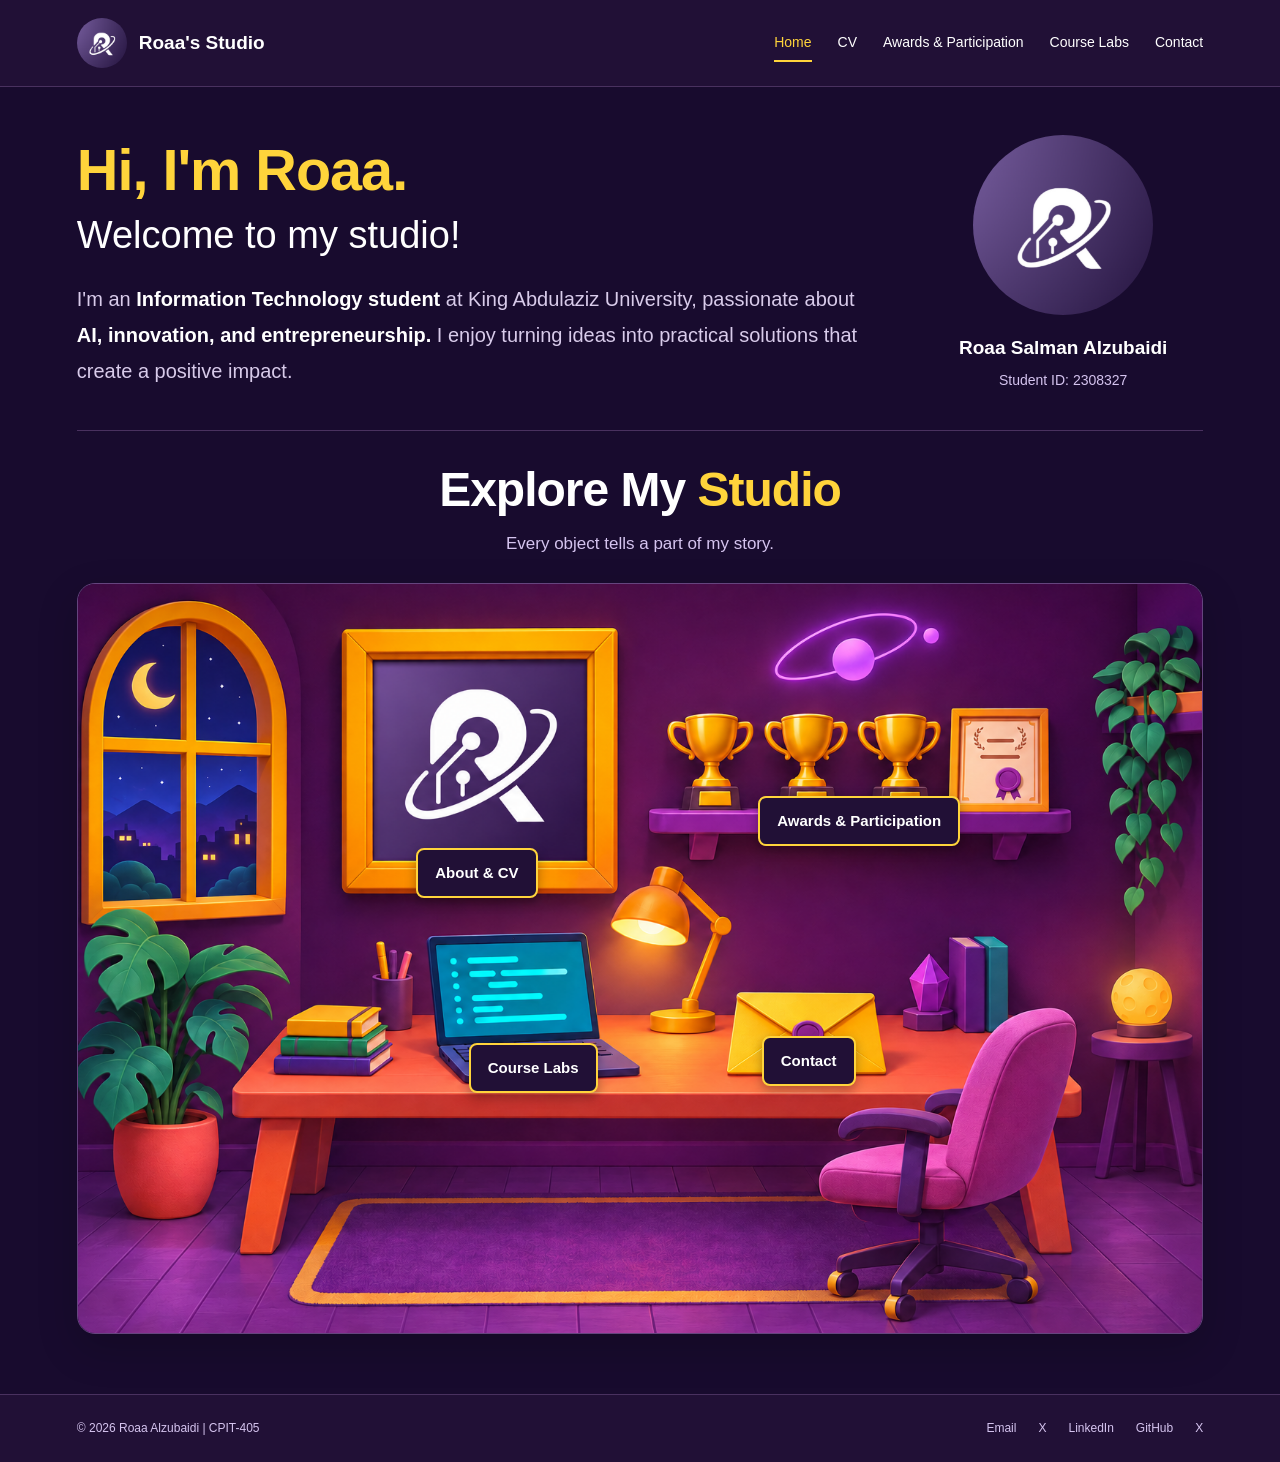
<file: Portfolio/index.html>
<!DOCTYPE html>
<html lang="en">
<head>
  <meta charset="UTF-8">
  <meta name="viewport" content="width=device-width, initial-scale=1.0">

  <title>Roaa's Innovation Studio</title>

  <link rel="stylesheet" href="style.css">
</head>

<body>
  <header class="site-header">
    <a class="logo" href="index.html">
      <img src="images/logo.png" alt="Roaa's logo">
      <span>Roaa's Studio</span>
    </a>

    <nav aria-label="Main navigation">
      <a href="index.html" aria-current="page">Home</a>
      <a href="cv.html">CV</a>
      <a href="awards.html">Awards & Participation</a>
      <a href="labs.html">Course Labs</a>
      <a href="contact.html">Contact</a>
    </nav>
  </header>

  <main>
   <section class="intro">
  <div class="intro-text">
    <h1>
      Hi, I'm Roaa.
      <span>Welcome to my studio!</span>
    </h1>

    
    <p class="intro-description">
      I'm an <strong>Information Technology student</strong>
      at King Abdulaziz University, passionate about
      <strong>AI, innovation, and entrepreneurship.</strong>
      I enjoy turning ideas into practical solutions
      that create a positive impact.
    </p>
  </div>

  <div class="intro-profile">
    <img src="images/logo.png" alt="Roaa's personal logo">

    <p class="intro-name">Roaa Salman Alzubaidi</p>
    <p class="intro-id">Student ID: 2308327</p>
  </div>
</section>

    <section class="studio-section" aria-labelledby="studio-title">
      <div class="studio-heading">
        <h2 id="studio-title">
          Explore My <span>Studio</span>
        </h2>

        <p>Every object tells a part of my story.</p>
      </div>

      <div class="studio-panel">
        <div class="studio">
          <img
            class="studio-image"
            src="images/studio.png"
            alt="Roaa's colorful studio with a university view,
                 framed logo, trophies, laptop, and envelope"
            width="1536"
            height="1024"
          >

          <a class="studio-link cv-link" href="cv.html">
            <span class="link-label">About & CV</span>
          </a>

          <a class="studio-link awards-link" href="awards.html">
            <span class="link-label">Awards & Participation</span>
          </a>

          <a class="studio-link labs-link" href="labs.html">
            <span class="link-label">Course Labs</span>
          </a>

          <a class="studio-link contact-link" href="contact.html">
            <span class="link-label">Contact</span>
          </a>
        </div>
      </div>
    </section>
  </main>

  <footer>
    <p>&copy; 2026 Roaa Alzubaidi | CPIT-405</p>

    <div class="footer-links">
      <a href="mailto:ralzubaidi0032@stu.kau.edu.sa">
        Email
      </a>
<a
  href="https://x.com/roaa_s_zu"
  target="_blank"
  rel="noopener noreferrer"
>
  X
</a>
      <a
        href="https://www.linkedin.com/in/roaa-alzubaidi-8a3276297/"
        target="_blank"
        rel="noopener noreferrer"
      >
        LinkedIn
      </a>

      <a
        href="https://github.com/roaaAlzubaidi"
        target="_blank"
        rel="noopener noreferrer"
      >
        GitHub
      </a>
      <a
  href="https://x.com/roaa_s_zu"
  target="_blank"
  rel="noopener noreferrer"
>
  X
</a>
    </div>
  </footer>
</body>
</html>
</file>
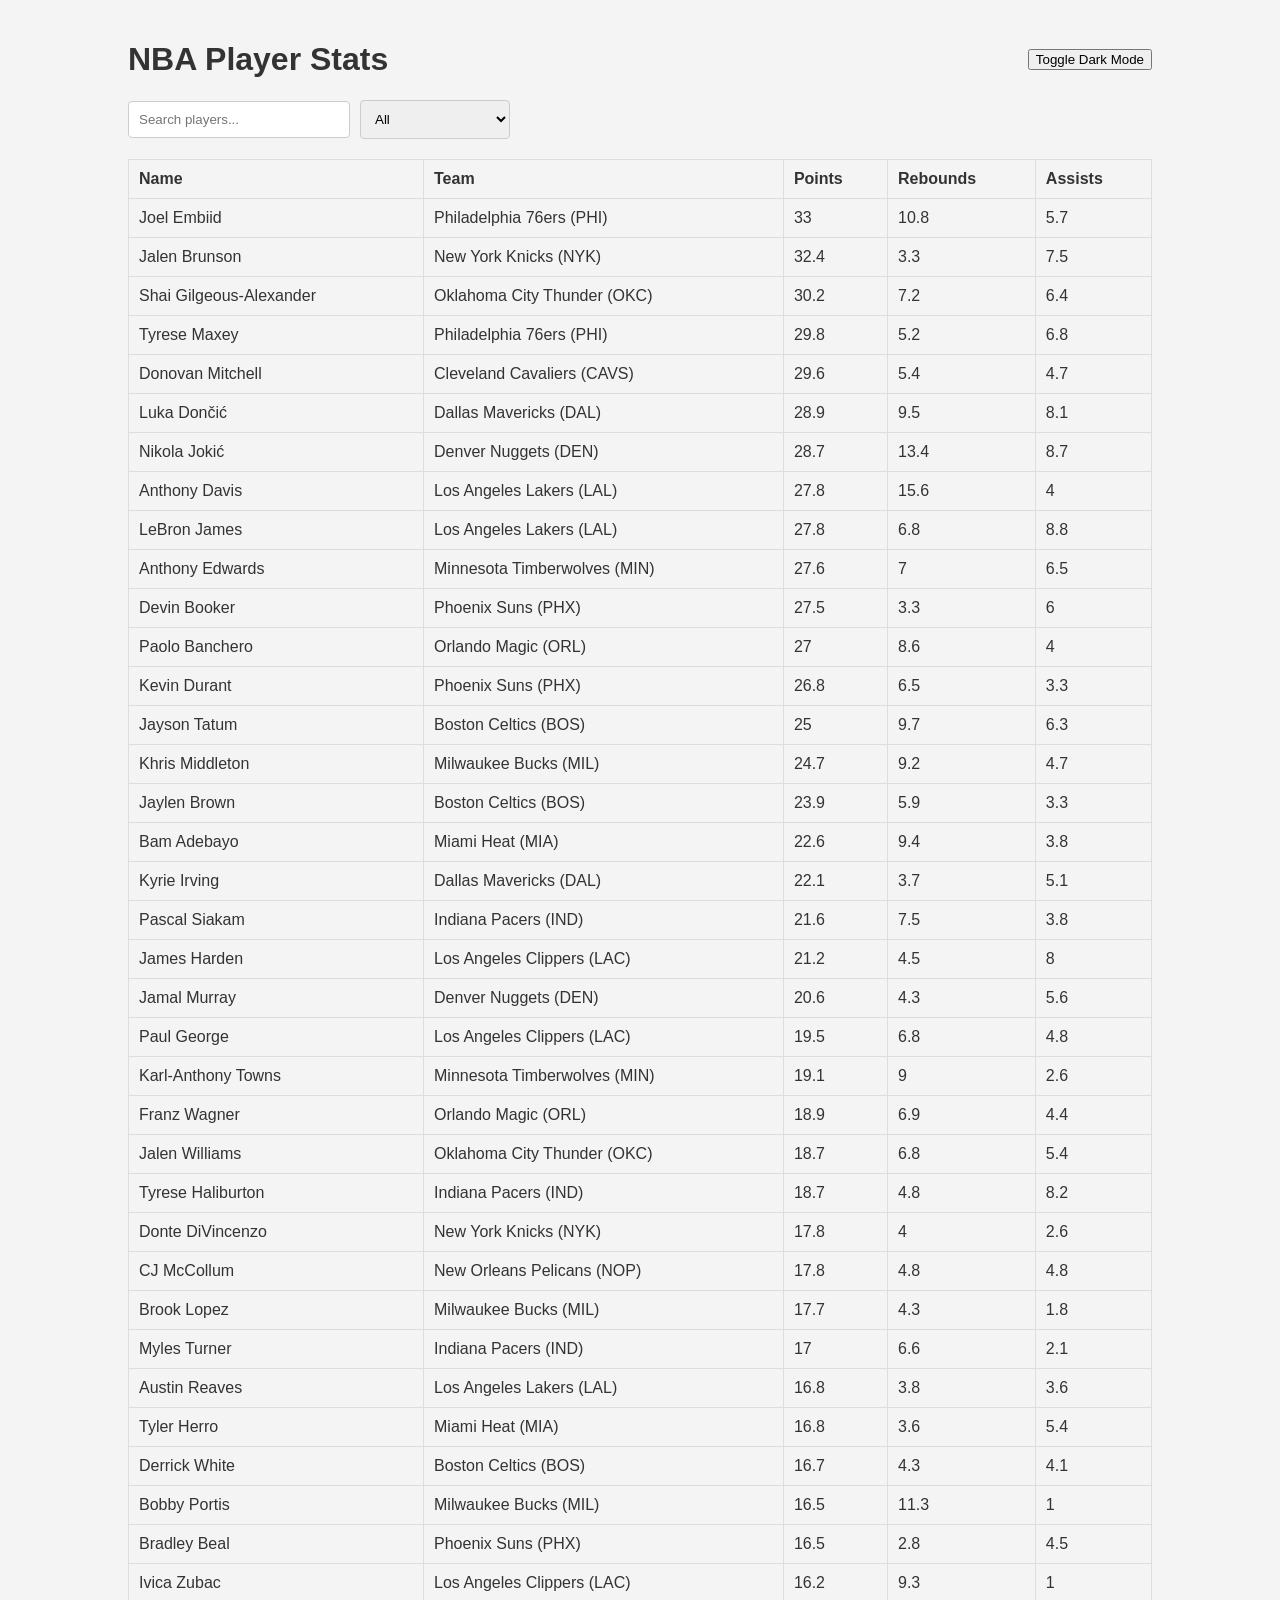
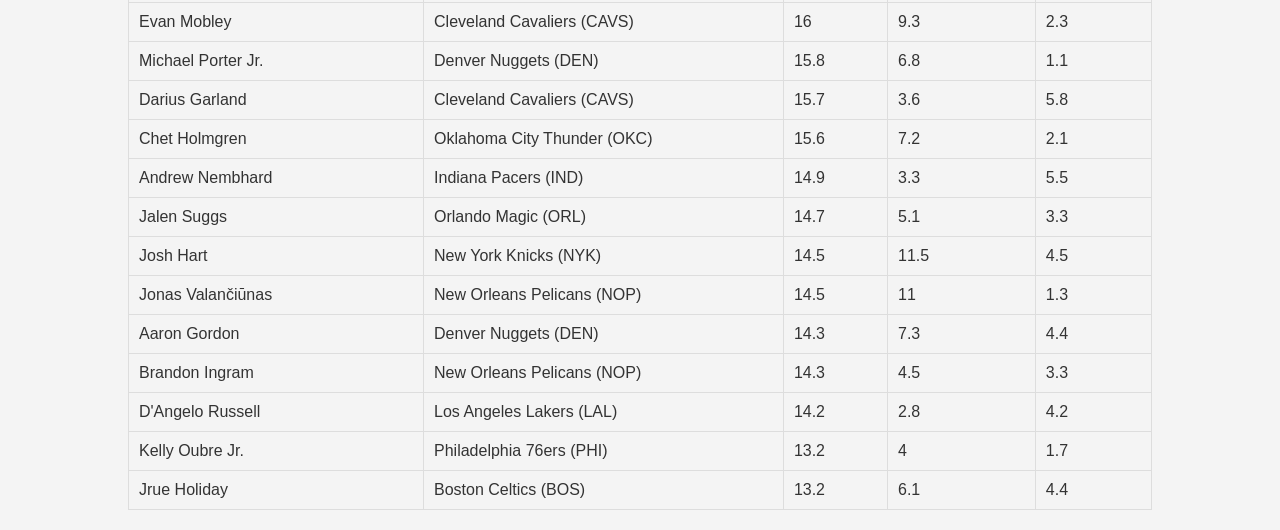
<file: Labs/lab5/index.html>
<!DOCTYPE html>
<html lang="en">

<head>
    <meta charset="UTF-8">
    <meta name="viewport" content="width=device-width, initial-scale=1.0">
    <title>NBA Stats</title>
    <link rel="stylesheet" href="styles.css">

</head>

<body>
    <div class="container">
        <header>
            <h1>NBA Player Stats</h1>
            <button id="dark-mode-toggle">Toggle Dark Mode</button>
        </header>

        <search class="table-filters">
            <input type="text" id="search" placeholder="Search players...">
            <select id="team-filter">
                <option value="all">All</option>
                <!-- Teams will be populated in JS -->
            </select>
        </search>

        <table id="player-stats">
            <thead>
                <tr>
                    <th>Name</th>
                    <th>Team</th>
                    <th>Points</th>
                    <th>Rebounds</th>
                    <th>Assists</th>
                </tr>
            </thead>
            <tbody id="player-rows">
                <!-- Rows will be populated in JS -->
            </tbody>
        </table>
    </div>
    <script src="script.js"></script>
</body>

</html>
</file>
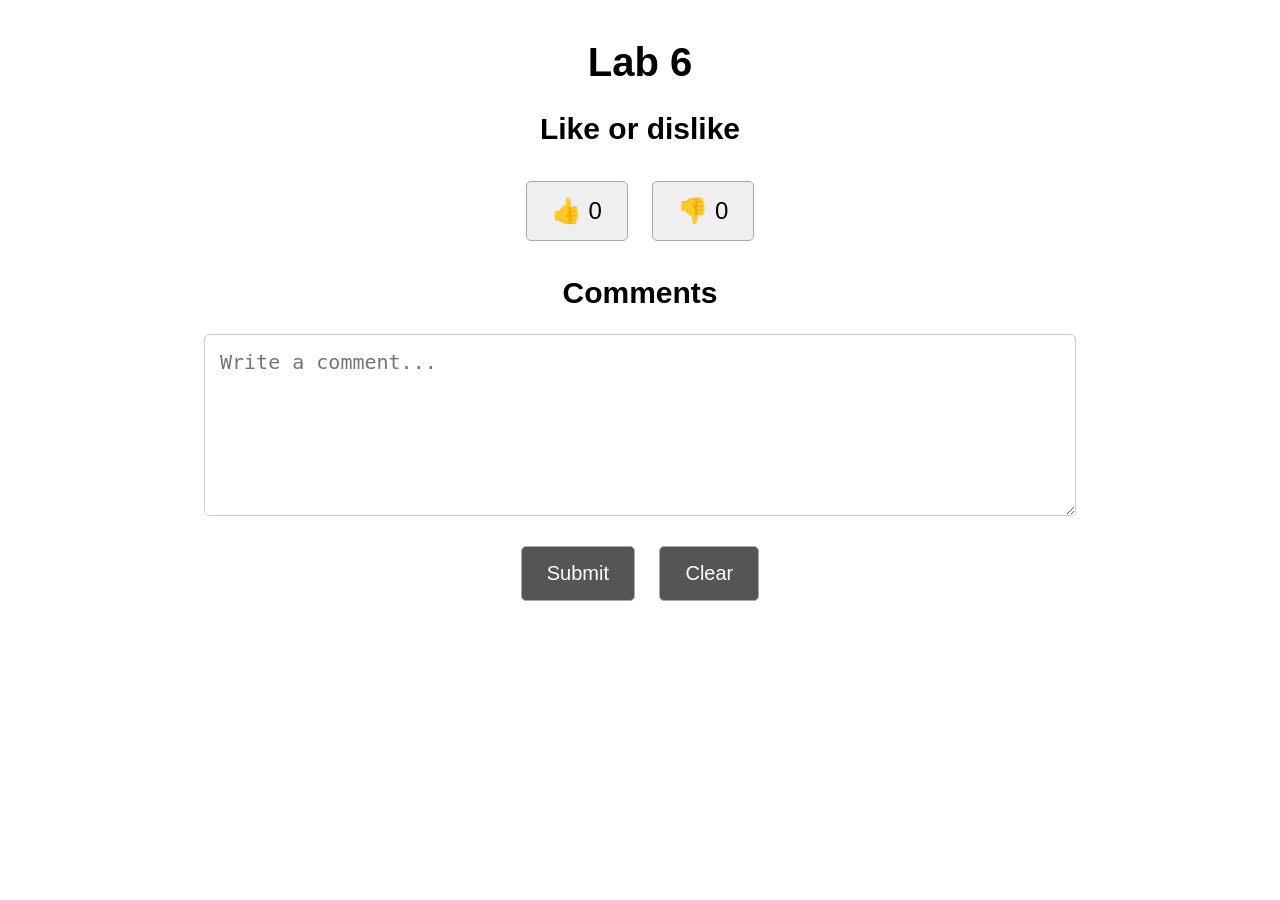
<file: Labs/lab6/index.html>
<!DOCTYPE html>
<html lang="en">

<head>
    <meta charset="UTF-8">
    <meta name="viewport" content="width=device-width, initial-scale=1.0">
    <title>Lab 6</title>
    <link rel="stylesheet" href="style.css">
</head>

<body>

    <h1>Lab 6</h1>
    <h2>Like or dislike</h2>

    <div>
        <button id="like">👍 <span id="likeCount">0</span></button>
        <button id="dislike">👎 <span id="dislikeCount">0</span></button>
    </div>

    <h2>Comments</h2>

    <textarea id="comment" placeholder="Write a comment..."></textarea>

    <div>
        <button id="submit">Submit</button>
        <button id="reset">Clear</button>
    </div>

    <div id="commentsList"></div>

    <script src="script.js"></script>

</body>
</html>
</file>
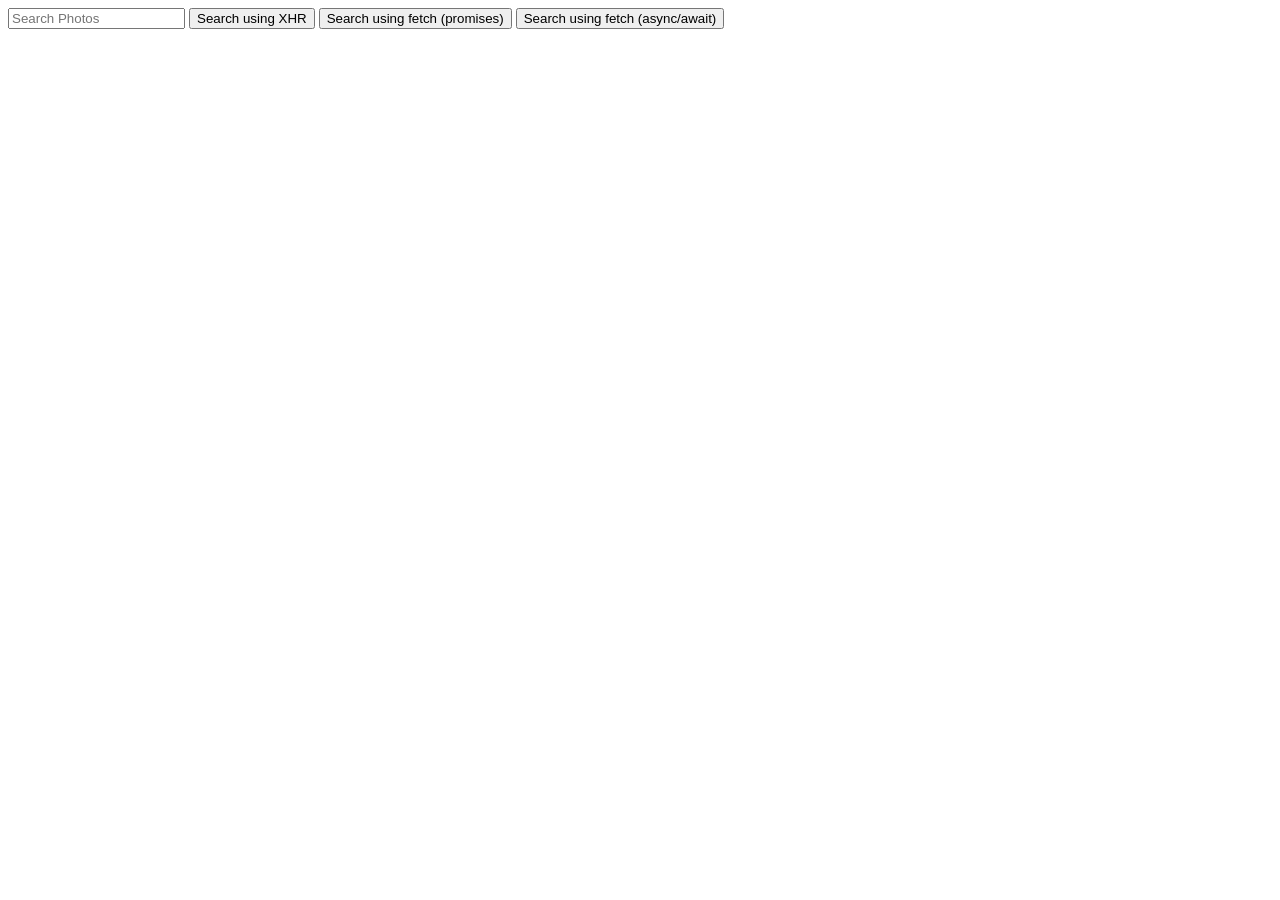
<file: Labs/lab7/index.html>
<!DOCTYPE html>
<html lang="en">
<head>
    <meta charset="UTF-8">
    <meta name="viewport" content="width=device-width, initial-scale=1.0">
    <title>Lab 7 - Ajax Programming</title>
</head>
<body>
    <header>
        <input type="text" placeholder="Search Photos">
        <button id="xhrSearch">Search using XHR</button>
        <button id="fetchSearch">Search using fetch (promises)</button>
        <button id="asyncSearch">Search using fetch (async/await)</button>
    </header>

    <div id="searchResults"></div>

    <script src="lab7.js"></script>
</body>
</html>
</file>
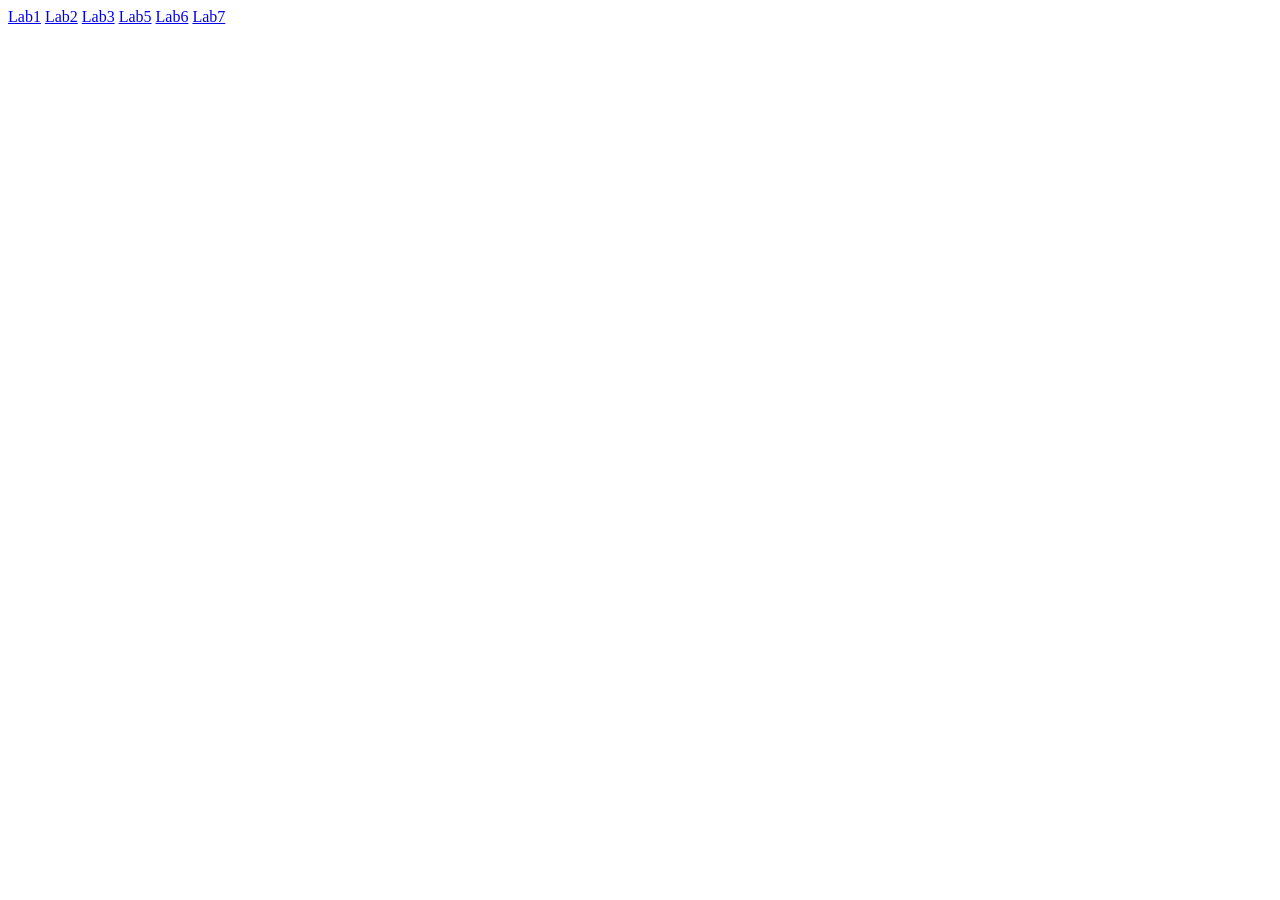
<file: Labs.html>
<!DOCTYPE html>
<html lang="en">
<head>
    <meta charset="UTF-8">
    <meta name="viewport" content="width=, initial-scale=1.0">
    <title>Document</title>
</head>
<body>

<a href="Labs/Lab1.html">Lab1</a>
<a href="Labs/Lab2.html">Lab2</a>
<a href="Labs/Lab3.html">Lab3</a>
<a href="Labs/lab5/index.html">Lab5</a>
<a href="Labs/lab6/index.html">Lab6</a>
<a href="Labs/lab7/index.html">Lab7</a>



</body>


</html>
</file>
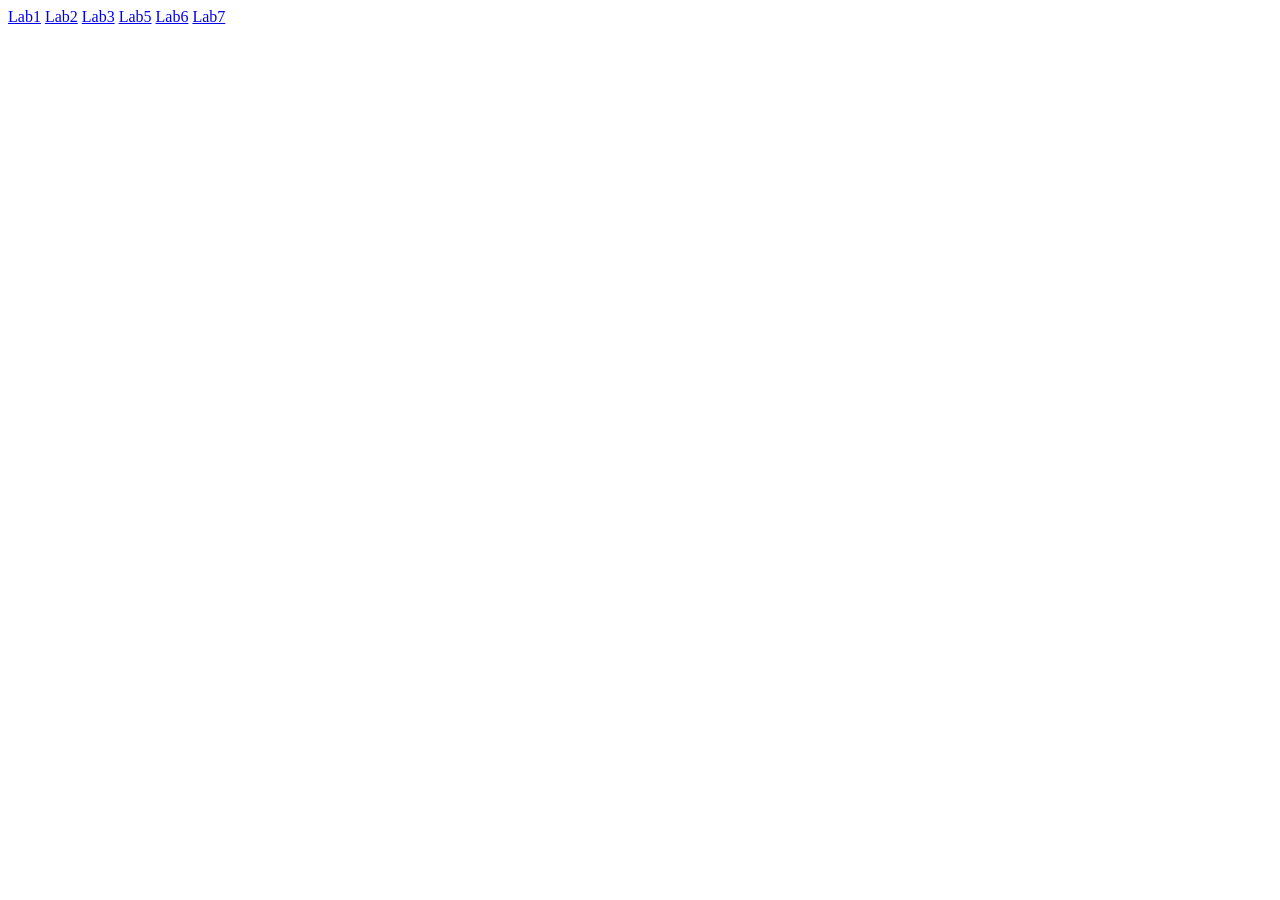
<file: Labs/Labs.html>
<!DOCTYPE html>
<html lang="en">
<head>
    <meta charset="UTF-8">
    <meta name="viewport" content="width=, initial-scale=1.0">
    <title>Document</title>
</head>
<body>
    <a href="Lab1.html">Lab1</a>
    <a href="Lab2.html">Lab2</a>
    <a href="Lab3.html">Lab3</a>
    <a href="lab5/index.html">Lab5</a>
    <a href="lab6/index.html">Lab6</a>
    <a href="lab7/index.html">Lab7</a>

</body>


</html>
</file>
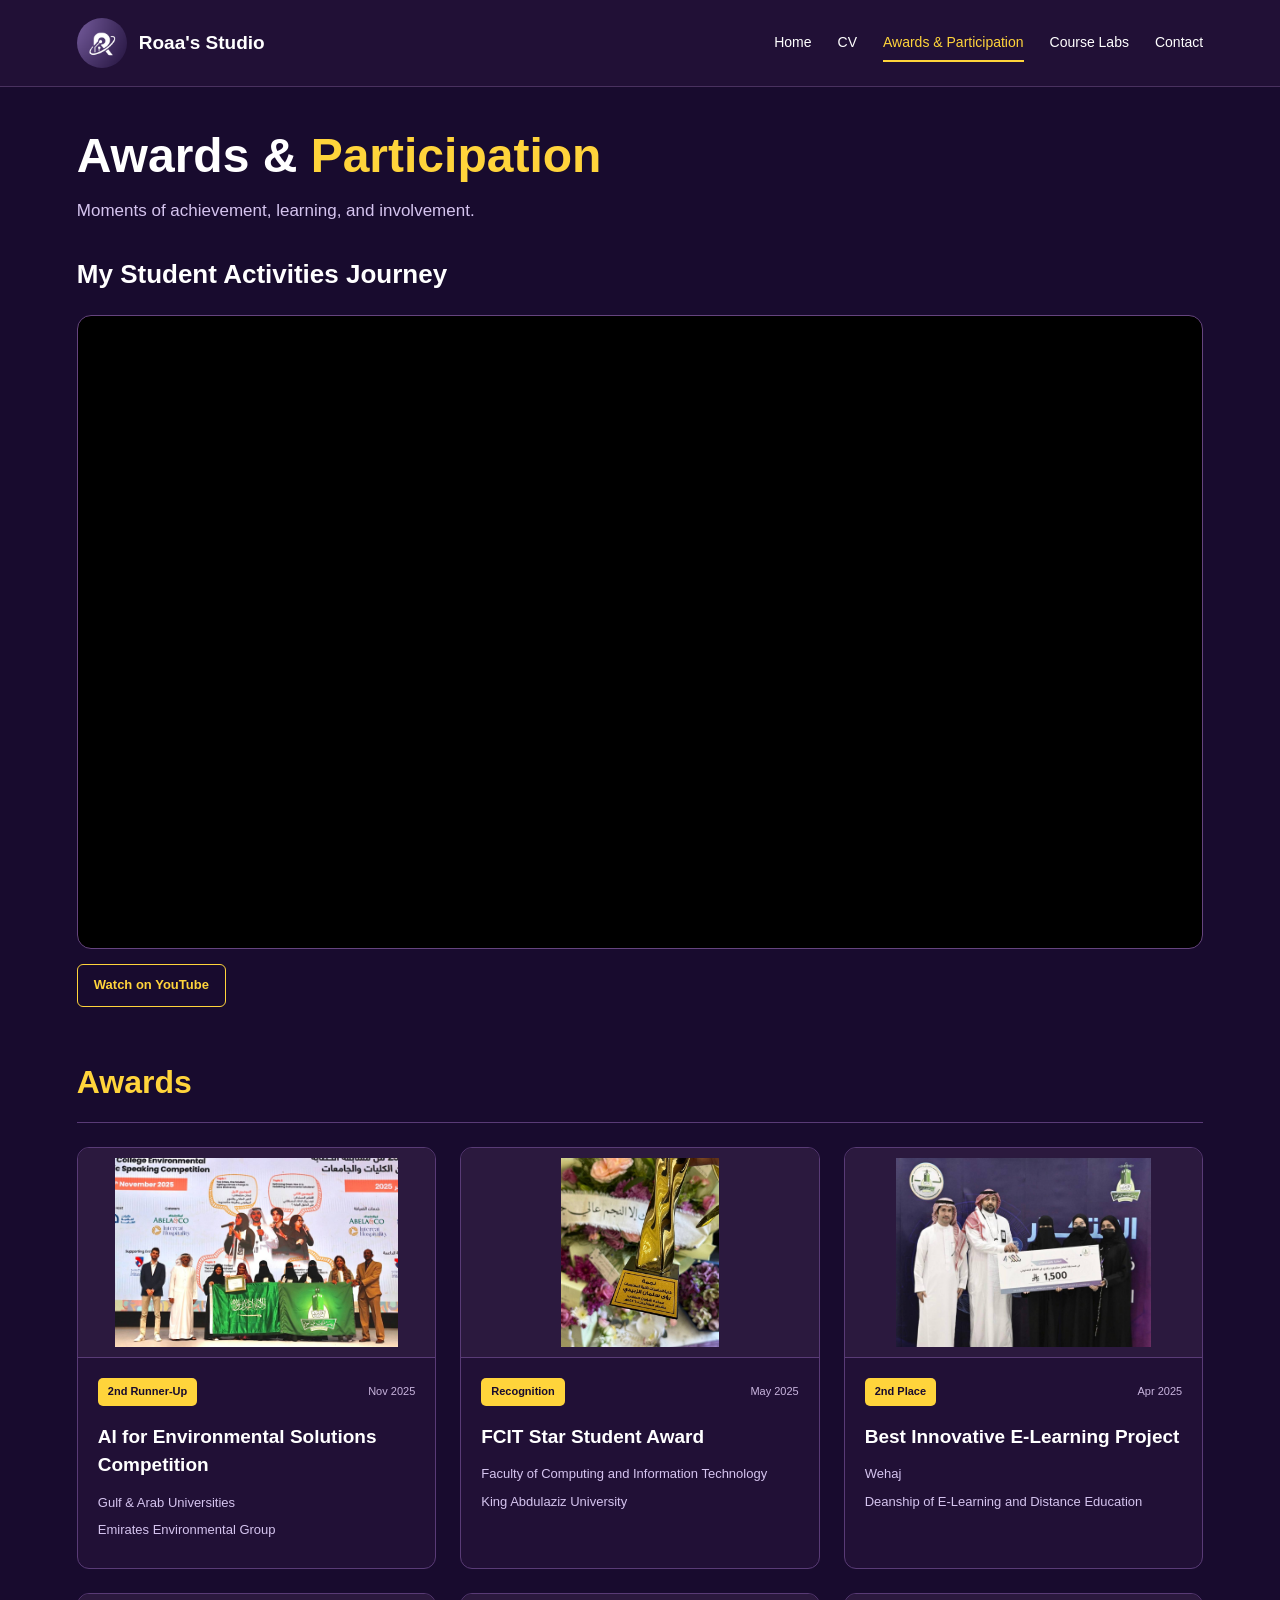
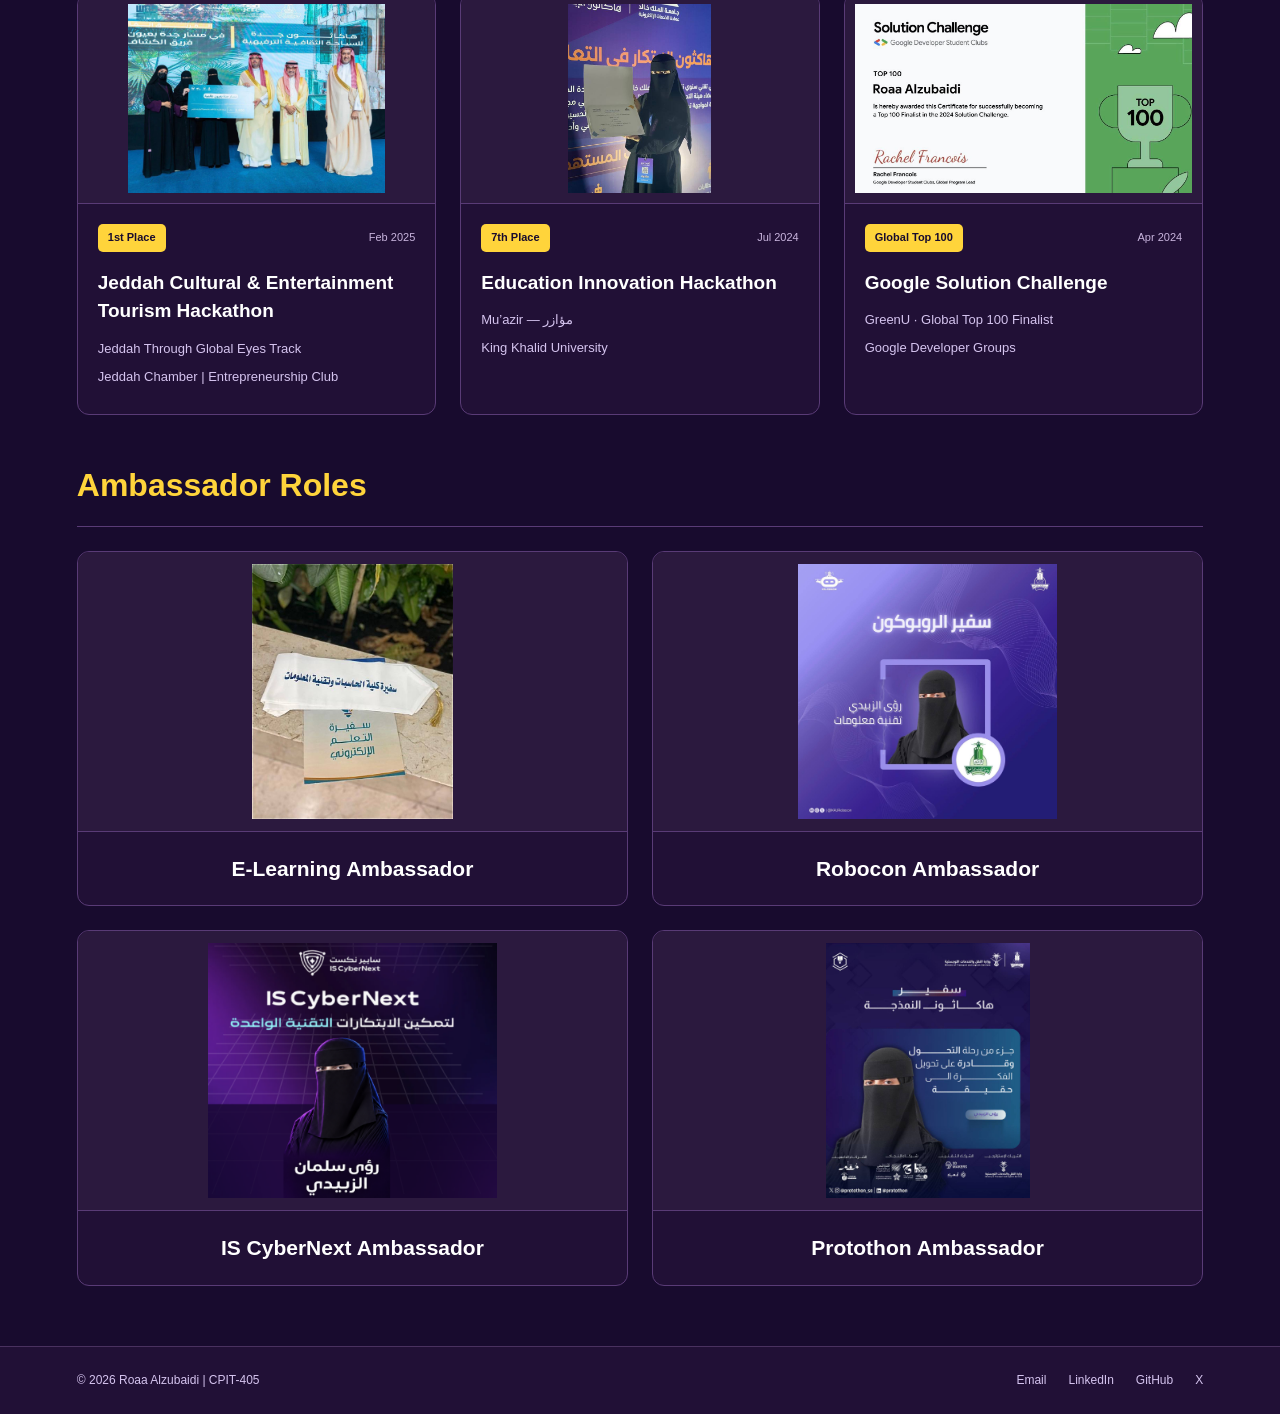
<file: Portfolio/awards.html>
<!DOCTYPE html>
<html lang="en">
<head>
  <meta charset="UTF-8">
  <meta name="viewport" content="width=device-width, initial-scale=1.0">

  <title>Awards & Participation | Roaa Alzubaidi</title>

  <link rel="stylesheet" href="style.css">
</head>

<body>
  <header class="site-header">
    <a class="logo" href="index.html">
      <img src="images/logo.png" alt="Roaa's logo">
      <span>Roaa's Studio</span>
    </a>

    <nav aria-label="Main navigation">
      <a href="index.html">Home</a>
      <a href="cv.html">CV</a>
      <a href="awards.html" aria-current="page">
        Awards & Participation
      </a>
      <a href="labs.html">Course Labs</a>
      <a href="contact.html">Contact</a>
    </nav>
  </header>

  <main class="recognition-page">
    <section class="page-heading">
      <h1>Awards & <span>Participation</span></h1>
      <p>Moments of achievement, learning, and involvement.</p>
    </section>

    <section class="journey-section" aria-labelledby="journey-title">
      <h2 id="journey-title">My Student Activities Journey</h2>

      <div class="journey-video">
        <iframe
          src="https://www.youtube-nocookie.com/embed/msrV8EGkCWk"
          title="Roaa Alzubaidi's student activities experience"
          allow="accelerometer; autoplay; clipboard-write;
                 encrypted-media; gyroscope; picture-in-picture;
                 web-share"
          allowfullscreen
        ></iframe>
      </div>

      <a
        class="youtube-link"
        href="https://youtu.be/msrV8EGkCWk"
        target="_blank"
        rel="noopener noreferrer"
      >
        Watch on YouTube
      </a>
    </section>

    <section class="recognition-section" aria-labelledby="awards-title">
      <h2 class="recognition-heading" id="awards-title">Awards</h2>

      <div class="recognition-grid">
        <article class="recognition-card">
          <img
            class="recognition-photo"
            src="images/environment.jpg"
            alt="Recognition at the AI for Environmental Solutions Competition"
            loading="lazy"
          >

          <div class="recognition-content">
            <div class="recognition-meta">
              <span class="recognition-badge">2nd Runner-Up</span>
              <time datetime="2025-11">Nov 2025</time>
            </div>

            <h3>AI for Environmental Solutions Competition</h3>
            <p>Gulf & Arab Universities</p>
            <p>Emirates Environmental Group</p>
          </div>
        </article>

        <article class="recognition-card">
          <img
            class="recognition-photo"
            src="images/fcit-star.jpg"
            alt="FCIT Star Student Award recognition"
            loading="lazy"
          >

          <div class="recognition-content">
            <div class="recognition-meta">
              <span class="recognition-badge">Recognition</span>
              <time datetime="2025-05">May 2025</time>
            </div>

            <h3>FCIT Star Student Award</h3>
            <p>Faculty of Computing and Information Technology</p>
            <p>King Abdulaziz University</p>
          </div>
        </article>

        <article class="recognition-card">
          <img
            class="recognition-photo"
            src="images/wehaj.jpg"
            alt="Wehaj team receiving the second-place award"
            loading="lazy"
          >

          <div class="recognition-content">
            <div class="recognition-meta">
              <span class="recognition-badge">2nd Place</span>
              <time datetime="2025-04">Apr 2025</time>
            </div>

            <h3>Best Innovative E-Learning Project</h3>
            <p>Wehaj</p>
            <p>Deanship of E-Learning and Distance Education</p>
          </div>
        </article>

        <article class="recognition-card">
          <img
            class="recognition-photo"
            src="images/tourism.jpg"
            alt="First-place recognition at the Jeddah tourism hackathon"
            loading="lazy"
          >

          <div class="recognition-content">
            <div class="recognition-meta">
              <span class="recognition-badge">1st Place</span>
              <time datetime="2025-02">Feb 2025</time>
            </div>

            <h3>Jeddah Cultural & Entertainment Tourism Hackathon</h3>
            <p>Jeddah Through Global Eyes Track</p>
            <p>Jeddah Chamber | Entrepreneurship Club</p>
          </div>
        </article>

        <article class="recognition-card">
          <img
            class="recognition-photo"
            src="images/muazir.jpg"
            alt="Mu’azir at the Education Innovation Hackathon"
            loading="lazy"
          >

          <div class="recognition-content">
            <div class="recognition-meta">
              <span class="recognition-badge">7th Place</span>
              <time datetime="2024-07">Jul 2024</time>
            </div>

            <h3>Education Innovation Hackathon</h3>
            <p>Mu’azir — <span lang="ar">مؤازر</span></p>
            <p>King Khalid University</p>
          </div>
        </article>

        <article class="recognition-card">
          <img
            class="recognition-photo"
            src="images/google.jpg"
            alt="GreenU recognition in Google Solution Challenge"
            loading="lazy"
          >

          <div class="recognition-content">
            <div class="recognition-meta">
              <span class="recognition-badge">Global Top 100</span>
              <time datetime="2024-04">Apr 2024</time>
            </div>

            <h3>Google Solution Challenge</h3>
            <p>GreenU · Global Top 100 Finalist</p>
            <p>Google Developer Groups</p>
          </div>
        </article>
      </div>
    </section>

    <section class="recognition-section" aria-labelledby="ambassadors-title">
      <h2 class="recognition-heading" id="ambassadors-title">
        Ambassador Roles
      </h2>

      <div class="ambassador-grid">
        <article class="ambassador-card">
          <img
            src="images/elearning.jpg"
            alt="Roaa as an E-Learning Ambassador"
            loading="lazy"
          >

          <h3>E-Learning Ambassador</h3>
        </article>

        <article class="ambassador-card">
          <img
            src="images/robocon.jpg"
            alt="Roaa as a Robocon Ambassador"
            loading="lazy"
          >

          <h3>Robocon Ambassador</h3>
        </article>

        <article class="ambassador-card">
          <img
            src="images/cybernext.png"
            alt="Roaa as an IS CyberNext Ambassador"
            loading="lazy"
          >

          <h3>IS CyberNext Ambassador</h3>
        </article>

        <article class="ambassador-card">
          <img
            src="images/protothon.jpg"
            alt="Roaa as a Protothon Ambassador"
            loading="lazy"
          >

          <h3>Protothon Ambassador</h3>
        </article>
      </div>
    </section>
  </main>

  <footer>
    <p>&copy; 2026 Roaa Alzubaidi | CPIT-405</p>

    <div class="footer-links">
      <a href="mailto:ralzubaidi0032@stu.kau.edu.sa">
        Email
      </a>

      <a
        href="https://www.linkedin.com/in/roaa-alzubaidi-8a3276297/"
        target="_blank"
        rel="noopener noreferrer"
      >
        LinkedIn
      </a>

      <a
        href="https://github.com/roaaAlzubaidi"
        target="_blank"
        rel="noopener noreferrer"
      >
        GitHub
      </a>

      <a
  href="https://x.com/roaa_s_zu"
  target="_blank"
  rel="noopener noreferrer"
>
  X
</a>
    </div>
  </footer>
</body>
</html>
</file>
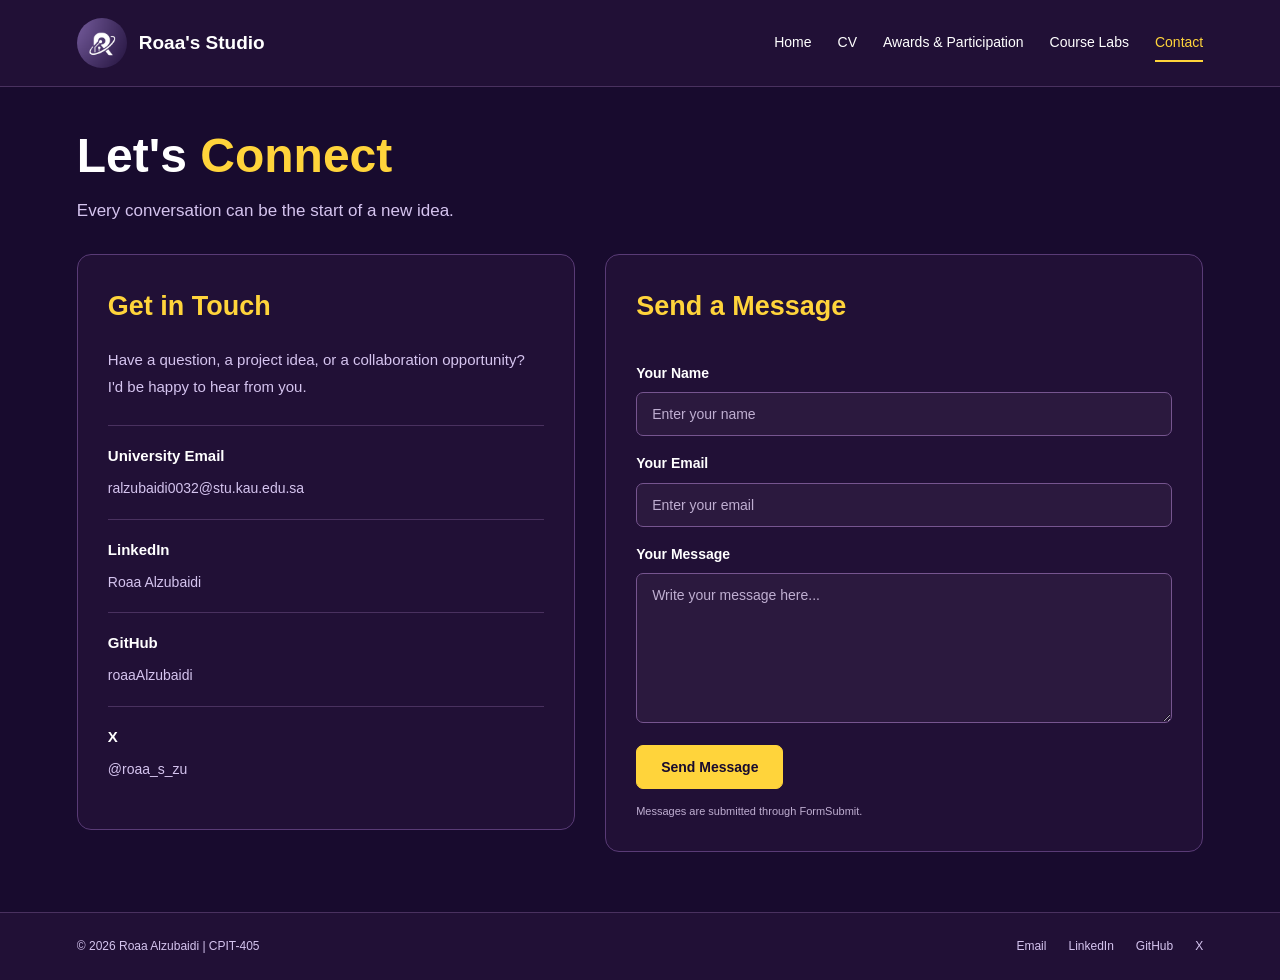
<file: Portfolio/contact.html>
<!DOCTYPE html>
<html lang="en">
<head>
  <meta charset="UTF-8">
  <meta name="viewport" content="width=device-width, initial-scale=1.0">

  <title>Contact | Roaa Alzubaidi</title>

  <link rel="stylesheet" href="style.css">
</head>

<body>
  <header class="site-header">
    <a class="logo" href="index.html">
      <img src="images/logo.png" alt="Roaa's logo">
      <span>Roaa's Studio</span>
    </a>

    <nav aria-label="Main navigation">
      <a href="index.html">Home</a>
      <a href="cv.html">CV</a>
      <a href="awards.html">Awards & Participation</a>
      <a href="labs.html">Course Labs</a>
      <a href="contact.html" aria-current="page">Contact</a>
    </nav>
  </header>

  <main class="contact-page">
    <section class="page-heading">
      <h1>Let's <span>Connect</span></h1>
      <p>Every conversation can be the start of a new idea.</p>
    </section>

    <div class="contact-layout">
      <section class="contact-details">
        <h2>Get in Touch</h2>

        <p>
          Have a question, a project idea, or a collaboration
          opportunity? I'd be happy to hear from you.
        </p>

        <div class="contact-method">
          <h3>University Email</h3>

          <a href="mailto:ralzubaidi0032@stu.kau.edu.sa">
            ralzubaidi0032@stu.kau.edu.sa
          </a>
        </div>

        <div class="contact-method">
          <h3>LinkedIn</h3>

          <a
            href="https://www.linkedin.com/in/roaa-alzubaidi-8a3276297/"
            target="_blank"
            rel="noopener noreferrer"
          >
            Roaa Alzubaidi
          </a>
        </div>

        <div class="contact-method">
          <h3>GitHub</h3>

          <a
            href="https://github.com/roaaAlzubaidi"
            target="_blank"
            rel="noopener noreferrer"
          >
            roaaAlzubaidi
          </a>
        </div>

        <div class="contact-method">
          <h3>X</h3>

          <a
            href="https://x.com/roaa_s_zu"
            target="_blank"
            rel="noopener noreferrer"
          >
            @roaa_s_zu
          </a>
        </div>
      </section>

      <section class="message-card">
        <h2>Send a Message</h2>

        <form
          action="https://formsubmit.co/ralzubaidi0032@stu.kau.edu.sa"
          method="POST"
        >
          <input
            type="hidden"
            name="_next"
            value="https://roaaalzubaidi.github.io/CPIT405-Labs/Portfolio/thanks.html"
          >

          <input
            type="hidden"
            name="_subject"
            value="New message from Roaa's Portfolio"
          >

          <label for="name">Your Name</label>

          <input
            type="text"
            id="name"
            name="name"
            placeholder="Enter your name"
            autocomplete="name"
            required
          >

          <label for="email">Your Email</label>

          <input
            type="email"
            id="email"
            name="email"
            placeholder="Enter your email"
            autocomplete="email"
            required
          >

          <label for="message">Your Message</label>

          <textarea
            id="message"
            name="message"
            rows="6"
            placeholder="Write your message here..."
            required
          ></textarea>

          <button class="send-button" type="submit">
            Send Message
          </button>

          <p class="form-note">
            Messages are submitted through FormSubmit.
          </p>
        </form>
      </section>
    </div>
  </main>

  <footer>
    <p>&copy; 2026 Roaa Alzubaidi | CPIT-405</p>

    <div class="footer-links">
      <a href="mailto:ralzubaidi0032@stu.kau.edu.sa">
        Email
      </a>

      <a
        href="https://www.linkedin.com/in/roaa-alzubaidi-8a3276297/"
        target="_blank"
        rel="noopener noreferrer"
      >
        LinkedIn
      </a>

      <a
        href="https://github.com/roaaAlzubaidi"
        target="_blank"
        rel="noopener noreferrer"
      >
        GitHub
      </a>

      <a
        href="https://x.com/roaa_s_zu"
        target="_blank"
        rel="noopener noreferrer"
      >
        X
      </a>
    </div>
  </footer>
</body>
</html>
</file>
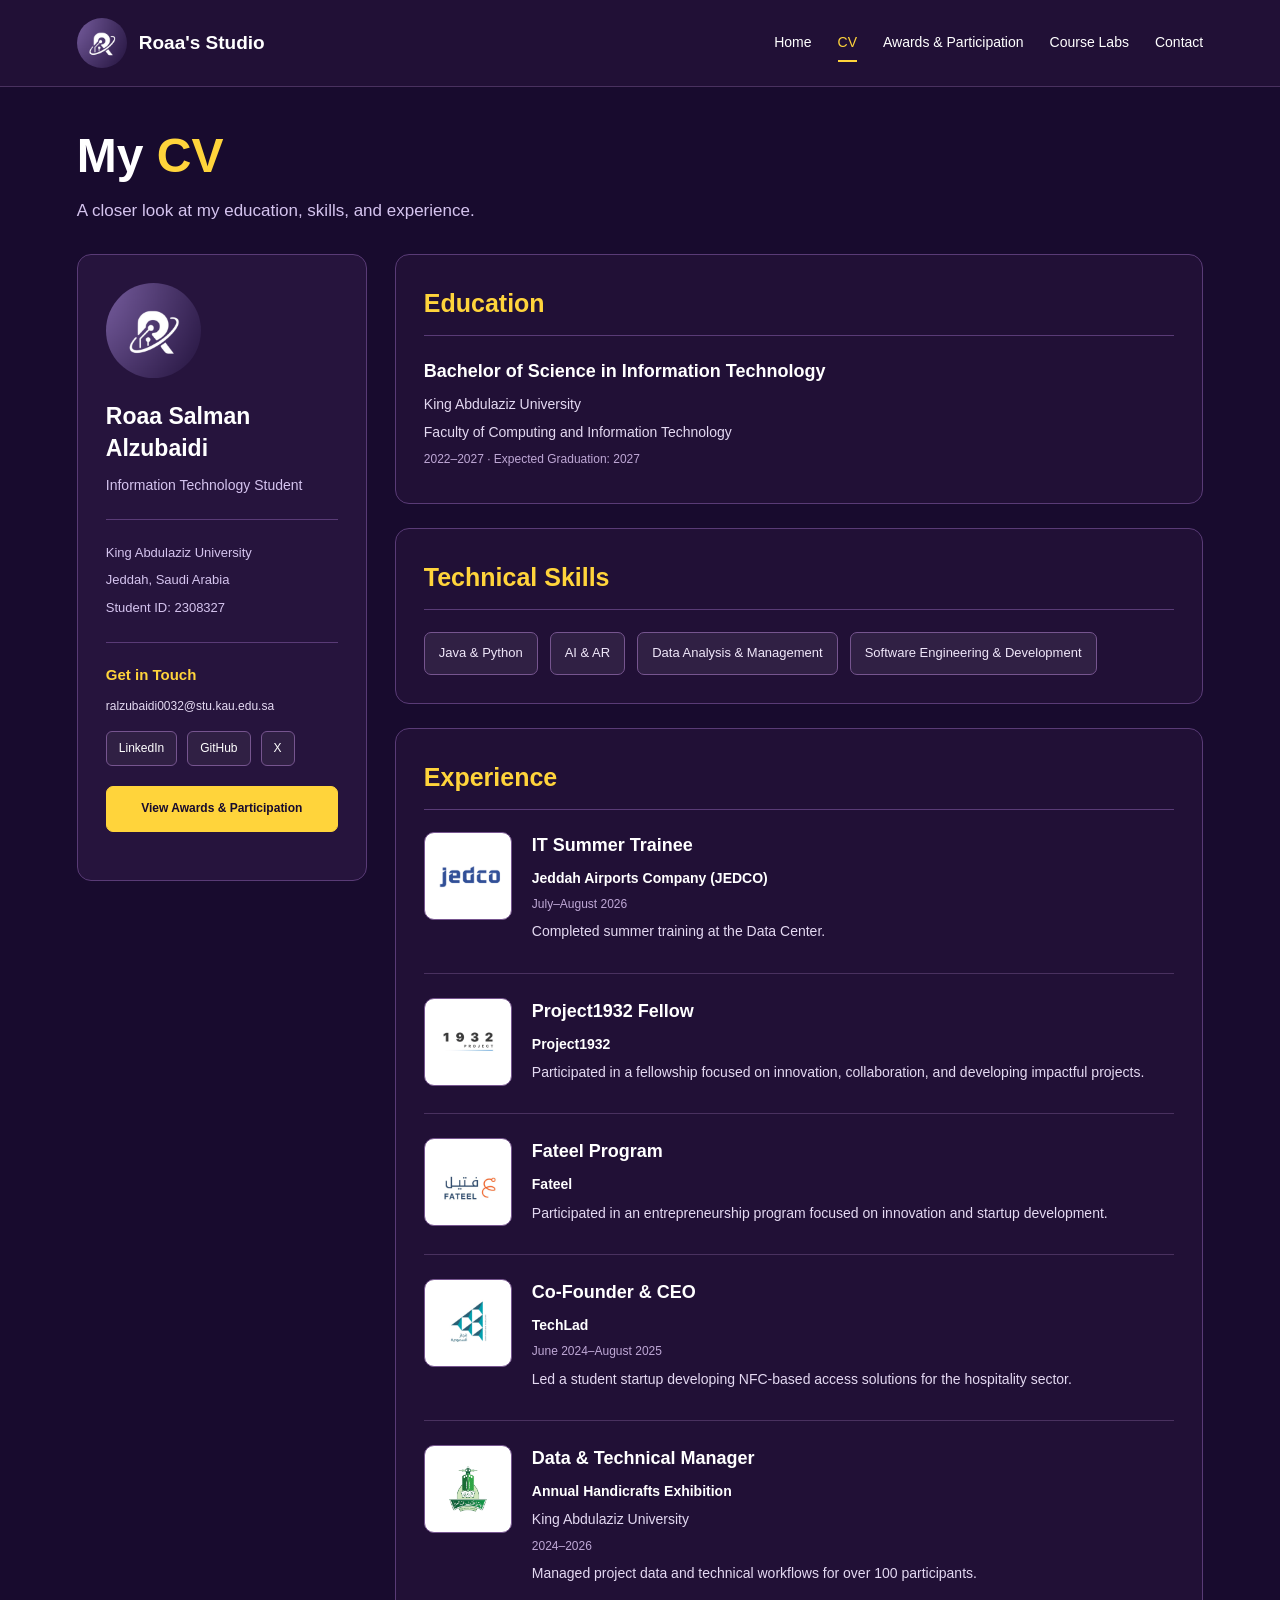
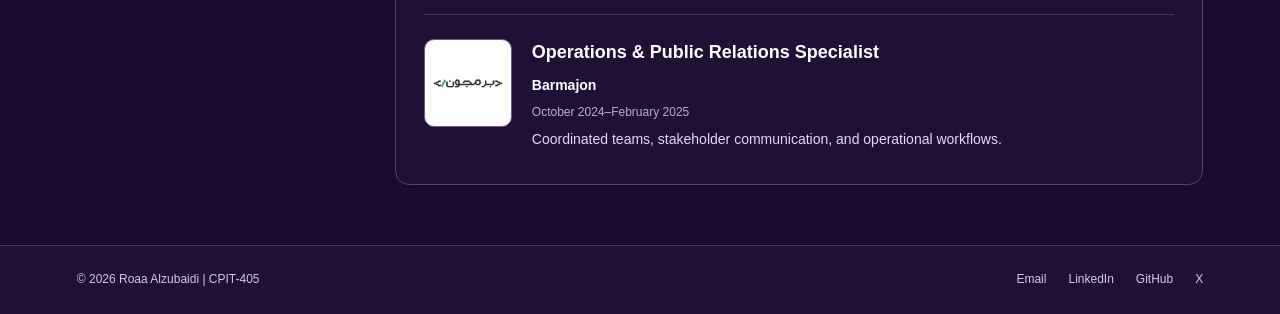
<file: Portfolio/cv.html>
<!DOCTYPE html>
<html lang="en">
<head>
  <meta charset="UTF-8">
  <meta name="viewport" content="width=device-width, initial-scale=1.0">

  <title>CV | Roaa Alzubaidi</title>

  <link rel="stylesheet" href="style.css">
</head>

<body>
  <header class="site-header">
    <a class="logo" href="index.html">
      <img src="images/logo.png" alt="Roaa's logo">
      <span>Roaa's Studio</span>
    </a>

    <nav aria-label="Main navigation">
      <a href="index.html">Home</a>
      <a href="cv.html" aria-current="page">CV</a>
      <a href="awards.html">Awards & Participation</a>
      <a href="labs.html">Course Labs</a>
      <a href="contact.html">Contact</a>
    </nav>
  </header>

  <main class="cv-page">
    <section class="page-heading">
      <h1>My <span>CV</span></h1>
      <p>A closer look at my education, skills, and experience.</p>
    </section>

    <div class="cv-layout">
      <aside class="cv-profile">
        <img
          class="profile-logo"
          src="images/logo.png"
          alt="Roaa's logo"
        >

        <h2>Roaa Salman Alzubaidi</h2>
        <p class="profile-role">Information Technology Student</p>

        <div class="profile-information">
          <p>King Abdulaziz University</p>
          <p>Jeddah, Saudi Arabia</p>
          <p>Student ID: 2308327</p>
        </div>

        <div class="profile-contact">
          <h3>Get in Touch</h3>

          <a
            class="profile-email"
            href="mailto:ralzubaidi0032@stu.kau.edu.sa"
          >
            ralzubaidi0032@stu.kau.edu.sa
          </a>

         <div class="profile-socials">
  <a
    href="https://www.linkedin.com/in/roaa-alzubaidi-8a3276297/"
    target="_blank"
    rel="noopener noreferrer"
  >
    LinkedIn
  </a>

  <a
    href="https://github.com/roaaAlzubaidi"
    target="_blank"
    rel="noopener noreferrer"
  >
    GitHub
  </a>

  <a
    href="https://x.com/roaa_s_zu"
    target="_blank"
    rel="noopener noreferrer"
  >
    X
  </a>
</div>

        <a class="page-button" href="awards.html">
          View Awards & Participation
        </a>
      </aside>

      <div class="cv-sections">
        <section class="cv-card">
          <h2>Education</h2>

          <h3>Bachelor of Science in Information Technology</h3>
          <p>King Abdulaziz University</p>
          <p>Faculty of Computing and Information Technology</p>

          <p class="cv-date">
            2022–2027 · Expected Graduation: 2027
          </p>
        </section>

        <section class="cv-card">
          <h2>Technical Skills</h2>

          <ul class="skills-list">
            <li>Java & Python</li>
            <li>AI & AR</li>
            <li>Data Analysis & Management</li>
            <li>Software Engineering & Development</li>
          </ul>
        </section>

        <section class="cv-card">
          <h2>Experience</h2>

          <article class="experience-item">
            <div class="experience-image">
              <img
                src="images/jedco.png"
                alt="Jeddah Airports Company"
                loading="lazy"
              >
            </div>

            <div class="experience-text">
              <h3>IT Summer Trainee</h3>

              <p class="experience-company">
                Jeddah Airports Company (JEDCO)
              </p>

              <p class="cv-date">July–August 2026</p>

              <p>Completed summer training at the Data Center.</p>
            </div>
          </article>

          <article class="experience-item">
            <div class="experience-image">
              <img
                src="images/project1932.jpg"
                alt="Project1932"
                loading="lazy"
              >
            </div>

            <div class="experience-text">
              <h3>Project1932 Fellow</h3>
              <p class="experience-company">Project1932</p>

              <p>
                Participated in a fellowship focused on innovation,
                collaboration, and developing impactful projects.
              </p>
            </div>
          </article>

          <article class="experience-item">
            <div class="experience-image">
              <img
                src="images/fateel.jpg"
                alt="Fateel"
                loading="lazy"
              >
            </div>

            <div class="experience-text">
              <h3>Fateel Program</h3>
              <p class="experience-company">Fateel</p>

              <p>
                Participated in an entrepreneurship program focused
                on innovation and startup development.
              </p>
            </div>
          </article>

          <article class="experience-item">
            <div class="experience-image">
              <img
                src="images/techlad.jpg"
                alt="TechLad"
                loading="lazy"
              >
            </div>

            <div class="experience-text">
              <h3>Co-Founder & CEO</h3>
              <p class="experience-company">TechLad</p>
              <p class="cv-date">June 2024–August 2025</p>

              <p>
                Led a student startup developing NFC-based access
                solutions for the hospitality sector.
              </p>
            </div>
          </article>

          <article class="experience-item">
            <div class="experience-image">
              <img
                src="images/exhibition.png"
                alt="Annual Handicrafts Exhibition"
                loading="lazy"
              >
            </div>

            <div class="experience-text">
              <h3>Data & Technical Manager</h3>

              <p class="experience-company">
                Annual Handicrafts Exhibition
              </p>

              <p>King Abdulaziz University</p>
              <p class="cv-date">2024–2026</p>

              <p>
                Managed project data and technical workflows
                for over 100 participants.
              </p>
            </div>
          </article>

          <article class="experience-item">
            <div class="experience-image">
              <img
                src="images/barmajon.jpg"
                alt="Barmajon"
                loading="lazy"
              >
            </div>

            <div class="experience-text">
              <h3>Operations & Public Relations Specialist</h3>
              <p class="experience-company">Barmajon</p>
              <p class="cv-date">October 2024–February 2025</p>

              <p>
                Coordinated teams, stakeholder communication,
                and operational workflows.
              </p>
            </div>
          </article>
        </section>
      </div>
    </div>
  </main>

  <footer>
    <p>&copy; 2026 Roaa Alzubaidi | CPIT-405</p>

    <div class="footer-links">
      <a href="mailto:ralzubaidi0032@stu.kau.edu.sa">
        Email
      </a>

      <a
        href="https://www.linkedin.com/in/roaa-alzubaidi-8a3276297/"
        target="_blank"
        rel="noopener noreferrer"
      >
        LinkedIn
      </a>

      <a
        href="https://github.com/roaaAlzubaidi"
        target="_blank"
        rel="noopener noreferrer"
      >
        GitHub
      </a>
      <a
  href="https://x.com/roaa_s_zu"
  target="_blank"
  rel="noopener noreferrer"
>
  X
</a>
    </div>
  </footer>
</body>
</html>
</file>
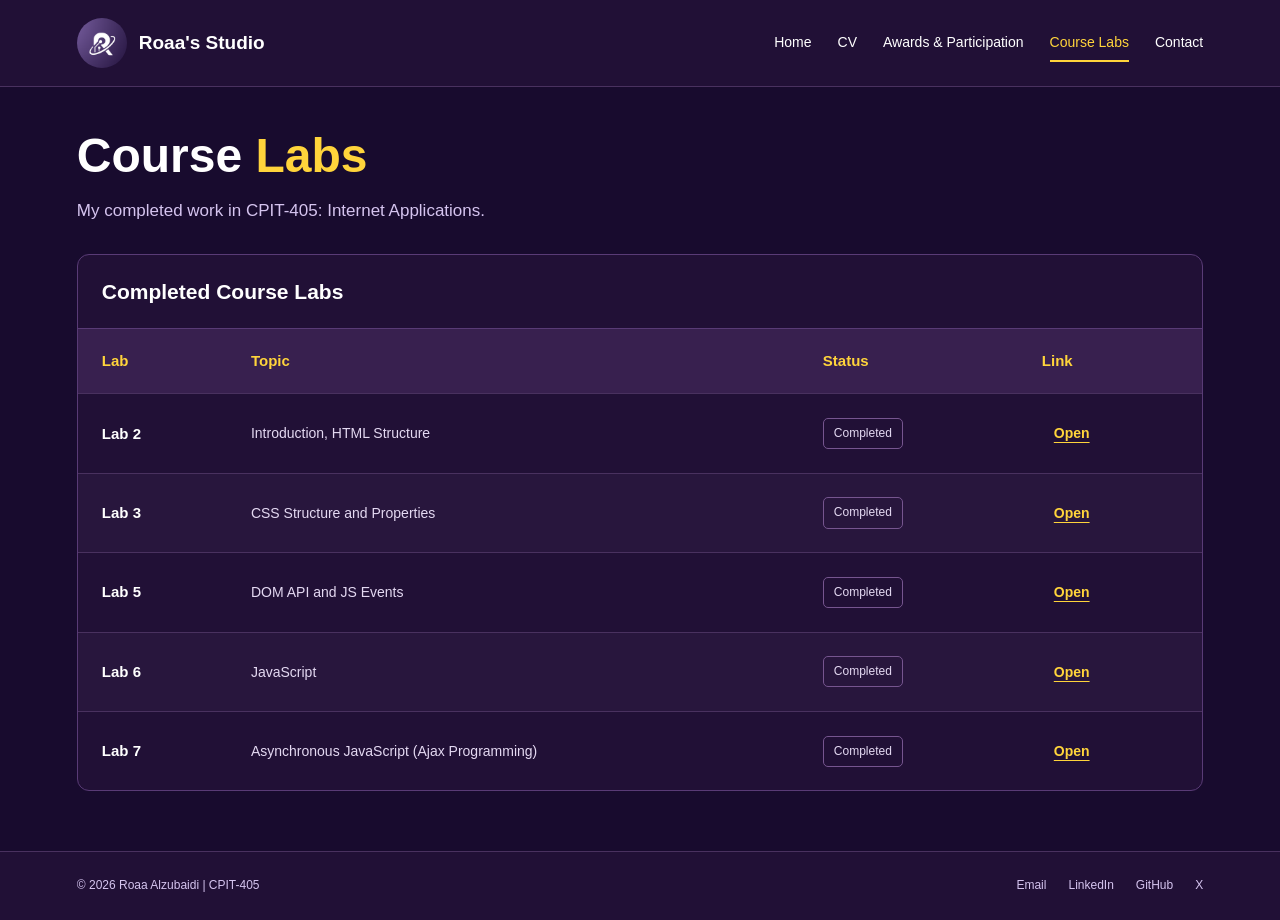
<file: Portfolio/labs.html>
<!DOCTYPE html>
<html lang="en">
<head>
  <meta charset="UTF-8">
  <meta name="viewport" content="width=device-width, initial-scale=1.0">

  <title>Course Labs | Roaa Alzubaidi</title>

  <link rel="stylesheet" href="style.css">
</head>

<body>
  <header class="site-header">
    <a class="logo" href="index.html">
      <img src="images/logo.png" alt="Roaa's logo">
      <span>Roaa's Studio</span>
    </a>

    <nav aria-label="Main navigation">
      <a href="index.html">Home</a>
      <a href="cv.html">CV</a>
      <a href="awards.html">Awards & Participation</a>
      <a href="labs.html" aria-current="page">Course Labs</a>
      <a href="contact.html">Contact</a>
    </nav>
  </header>

  <main class="labs-page">
    <section class="page-heading">
      <h1>Course <span>Labs</span></h1>
      <p>My completed work in CPIT-405: Internet Applications.</p>
    </section>

    <section aria-label="Completed labs">
      <div class="labs-table-container">
        <table class="labs-table">
          <caption>Completed Course Labs</caption>

          <thead>
            <tr>
              <th scope="col">Lab</th>
              <th scope="col">Topic</th>
              <th scope="col">Status</th>
              <th scope="col">Link</th>
            </tr>
          </thead>

          <tbody>
            <tr>
              <th scope="row">Lab 2</th>
              <td>Introduction, HTML Structure</td>
              <td><span class="lab-status">Completed</span></td>
              <td>
                <a
                  class="lab-open"
                  href="https://roaaalzubaidi.github.io/CPIT405-Labs/Labs/Lab2.html"
                  target="_blank"
                  rel="noopener noreferrer"
                  aria-label="Open Lab 2 in a new tab"
                >
                  Open
                </a>
              </td>
            </tr>

            <tr>
              <th scope="row">Lab 3</th>
              <td>CSS Structure and Properties</td>
              <td><span class="lab-status">Completed</span></td>
              <td>
                <a
                  class="lab-open"
                  href="https://roaaalzubaidi.github.io/CPIT405-Labs/Labs/Lab3.html"
                  target="_blank"
                  rel="noopener noreferrer"
                  aria-label="Open Lab 3 in a new tab"
                >
                  Open
                </a>
              </td>
            </tr>

            <tr>
              <th scope="row">Lab 5</th>
              <td>DOM API and JS Events</td>
              <td><span class="lab-status">Completed</span></td>
              <td>
                <a
                  class="lab-open"
                  href="https://roaaalzubaidi.github.io/CPIT405-Labs/Labs/lab5/index.html"
                  target="_blank"
                  rel="noopener noreferrer"
                  aria-label="Open Lab 5 in a new tab"
                >
                  Open
                </a>
              </td>
            </tr>

            <tr>
              <th scope="row">Lab 6</th>
              <td>JavaScript</td>
              <td><span class="lab-status">Completed</span></td>
              <td>
                <a
                  class="lab-open"
                  href="https://roaaalzubaidi.github.io/CPIT405-Labs/Labs/lab6/index.html"
                  target="_blank"
                  rel="noopener noreferrer"
                  aria-label="Open Lab 6 in a new tab"
                >
                  Open
                </a>
              </td>
            </tr>

            <tr>
              <th scope="row">Lab 7</th>
              <td>Asynchronous JavaScript (Ajax Programming)</td>
              <td><span class="lab-status">Completed</span></td>
              <td>
                <a
                  class="lab-open"
                  href="https://roaaalzubaidi.github.io/CPIT405-Labs/Labs/lab7/index.html"
                  target="_blank"
                  rel="noopener noreferrer"
                  aria-label="Open Lab 7 in a new tab"
                >
                  Open
                </a>
              </td>
            </tr>
          </tbody>
        </table>
      </div>
    </section>
  </main>

  <footer>
    <p>&copy; 2026 Roaa Alzubaidi | CPIT-405</p>

    <div class="footer-links">
      <a href="mailto:ralzubaidi0032@stu.kau.edu.sa">
        Email
      </a>

      <a
        href="https://www.linkedin.com/in/roaa-alzubaidi-8a3276297/"
        target="_blank"
        rel="noopener noreferrer"
      >
        LinkedIn
      </a>

      <a
        href="https://github.com/roaaAlzubaidi"
        target="_blank"
        rel="noopener noreferrer"
      >
        GitHub
      </a>

      <a
        href="https://x.com/roaa_s_zu"
        target="_blank"
        rel="noopener noreferrer"
      >
        X
      </a>
    </div>
  </footer>
</body>
</html>
</file>
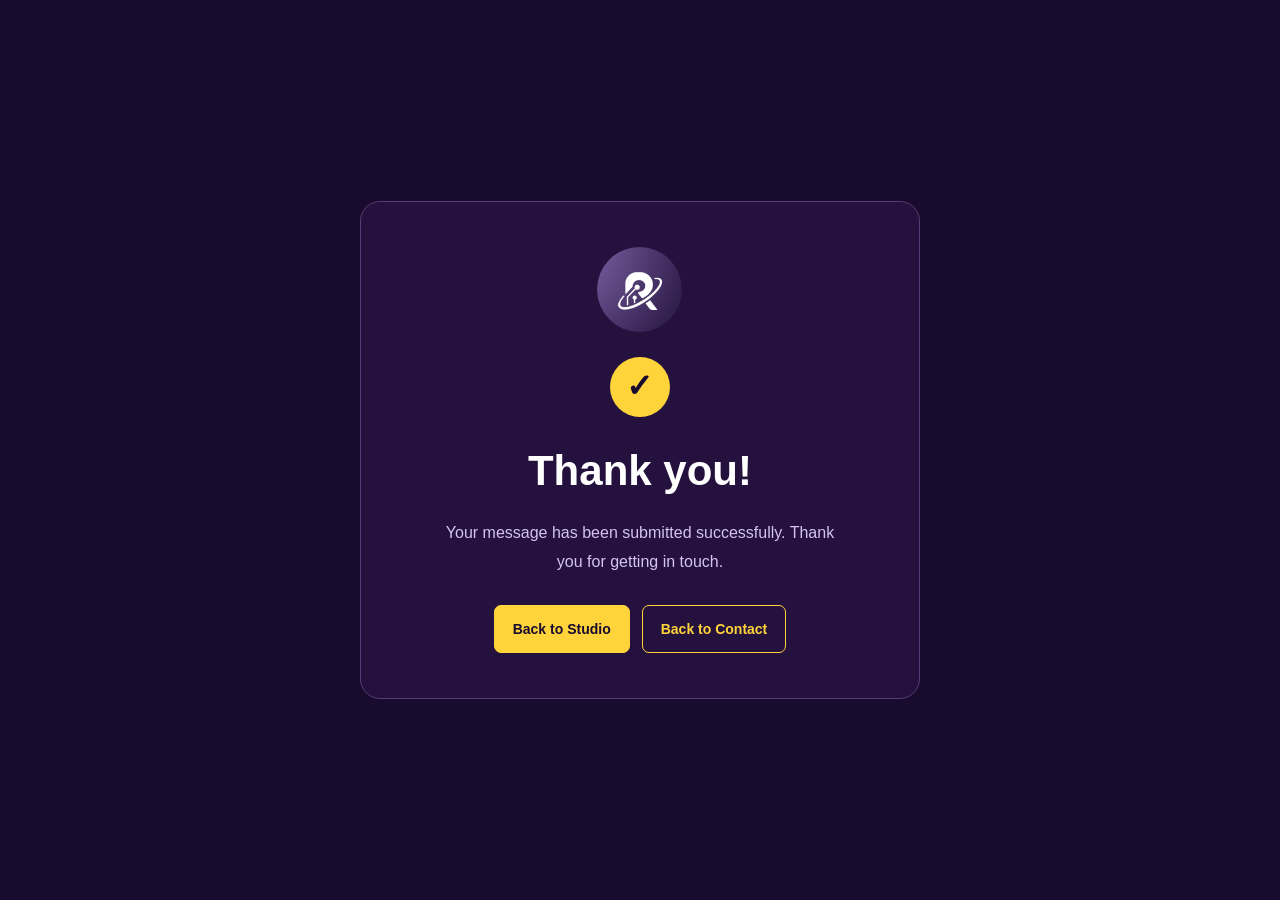
<file: Portfolio/thanks.html>
<!DOCTYPE html>
<html lang="en">
<head>
  <meta charset="UTF-8">
  <meta name="viewport" content="width=device-width, initial-scale=1.0">

  <title>Thank You | Roaa's Studio</title>

  <link rel="stylesheet" href="style.css">
</head>

<body>
  <main class="thanks-page">
    <section class="thanks-card">
      <img src="images/logo.png" alt="Roaa's logo">

      <span class="thanks-check" aria-hidden="true">✓</span>

      <h1>Thank you!</h1>

      <p>
        Your message has been submitted successfully.
        Thank you for getting in touch.
      </p>

      <div class="thanks-links">
        <a class="thanks-home" href="index.html">
          Back to Studio
        </a>

        <a class="thanks-contact" href="contact.html">
          Back to Contact
        </a>
      </div>
    </section>
  </main>
</body>
</html>
</file>
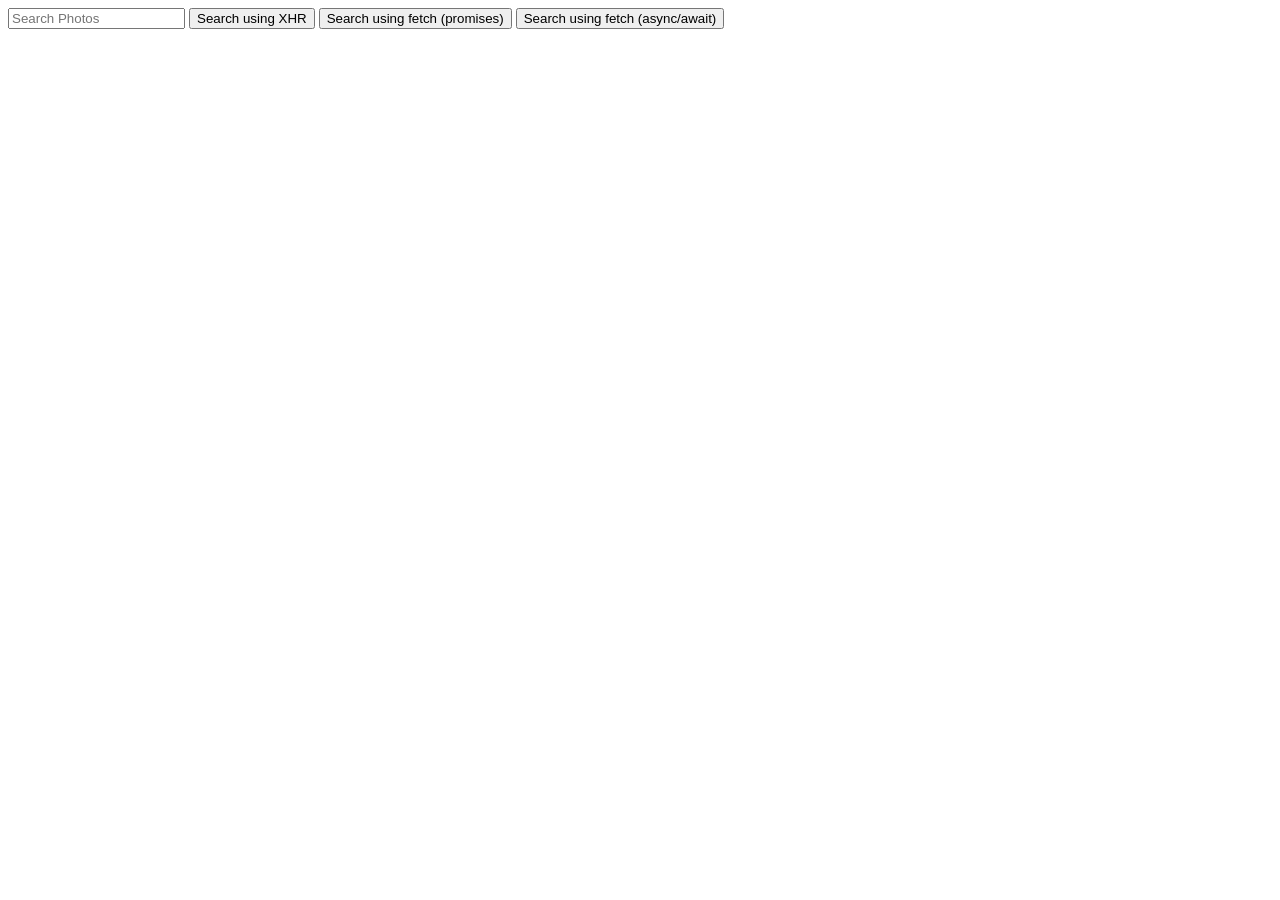
<file: Labs/lab7/lab7.html>
<!DOCTYPE html>
<html lang="en">

<head>
    <meta charset="UTF-8">
    <meta name="viewport" content="width=device-width, initial-scale=1.0">
    <title>Lab 7 - Ajax Programming</title>
</head>

<body>

    <header>
        <input type="text" placeholder="Search Photos">

        <button id="xhrSearch">Search using XHR</button>

        <button id="fetchSearch">Search using fetch (promises)</button>

        <button id="asyncSearch">Search using fetch (async/await)</button>
    </header>

    <div id="searchResults"></div>

    <script src="lab7.js"></script>

</body>

</html>
</file>
<file: Portfolio/style.css>
* {
  box-sizing: border-box;
}

body {
  margin: 0;
  background-color: #180b2e;
  color: #ffffff;
  font-family: Arial, sans-serif;
  line-height: 1.6;
}

a {
  color: inherit;
  text-decoration: none;
}

.site-header {
  display: flex;
  align-items: center;
  justify-content: space-between;
  gap: 25px;

  padding: 18px 6%;
  border-bottom: 1px solid #49315f;

  background-color: #211036;
}

.logo {
  display: flex;
  align-items: center;
  gap: 12px;

  font-size: 19px;
  font-weight: bold;
}

.logo img {
  display: block;
  width: 50px;
  height: 50px;

  border-radius: 50%;
  object-fit: cover;
}

nav {
  display: flex;
  flex-wrap: wrap;
  gap: 26px;
}

nav a {
  padding: 7px 0;
  border-bottom: 2px solid transparent;

  font-size: 14px;

  transition: color 0.2s, border-color 0.2s;
}

nav a:hover,
nav a[aria-current="page"] {
  color: #ffd43b;
  border-bottom-color: #ffd43b;
}

main {
  width: 88%;
  max-width: 1200px;
  margin: auto;
}

.intro {
  padding: 48px 0 38px;
}

.intro h1 {
  margin: 0 0 24px;

  color: #ffd43b;
  font-size: clamp(38px, 4.5vw, 58px);
  line-height: 1.15;
  letter-spacing: -1px;
}

.intro h1 > span {
  display: block;
  margin-top: 10px;

  color: #ffffff;
  font-size: clamp(26px, 3vw, 38px);
  font-weight: normal;
  letter-spacing: normal;
}

.intro-description {
  max-width: 850px;
  margin: 0;

  color: #d8cbea;
  font-size: 20px;
  line-height: 1.8;
}

.intro-description strong {
  color: #ffffff;
  font-weight: 600;
}

.home-details {
  margin: 20px 0 0;

  color: #d5c4ef;
  font-size: 14px;
}

.studio-section {
  padding: 30px 0 60px;
  border-top: 1px solid #49315f;
}

.studio-heading {
  margin-bottom: 25px;
  text-align: center;
}

.studio-heading h2 {
  margin: 0 0 12px;

  font-size: clamp(32px, 4vw, 48px);
  line-height: 1.2;
  letter-spacing: -1px;
}

.studio-heading h2 > span {
  color: #ffd43b;
}

.studio-heading > p {
  margin: 0;

  color: #d5c4ef;
  font-size: 17px;
}

.studio-panel {
  overflow: hidden;

  border: 1px solid #65447e;
  border-radius: 18px;

  background-color: #24113e;
  box-shadow: 0 15px 40px #00000030;
}

.studio {
  position: relative;
}

.studio-image {
  display: block;
  width: 100%;
  height: auto;
}

.studio-link {
  position: absolute;
  z-index: 1;

  display: flex;
  align-items: flex-end;
  justify-content: center;

  border: none;
  background-color: transparent;
}

.link-label {
  display: block;
  padding: 11px 17px;

  border: 2px solid #ffd43b;
  border-radius: 8px;

  background-color: #211036;
  color: #ffffff;

  font-size: 15px;
  font-weight: bold;
  white-space: nowrap;

  box-shadow: 0 4px 12px #00000050;

  transition: background-color 0.2s, color 0.2s;
}

.studio-link:hover .link-label,
.studio-link:focus-visible .link-label {
  background-color: #ffd43b;
  color: #211036;
}

.studio-link:active .link-label {
  background-color: #e6b800;
}

.cv-link {
  left: 23%;
  top: 6%;
  width: 25%;
  height: 36%;
}

.awards-link {
  left: 50.5%;
  top: 16%;
  width: 38%;
  height: 19%;
}

.labs-link {
  left: 30.5%;
  top: 46%;
  width: 20%;
  height: 22%;
}

.contact-link {
  left: 57.5%;
  top: 54%;
  width: 15%;
  height: 13%;
}

footer {
  display: flex;
  align-items: center;
  justify-content: space-between;
  flex-wrap: wrap;
  gap: 20px;

  padding: 24px 6%;
  border-top: 1px solid #49315f;

  background-color: #211036;
  color: #d5c4ef;
  font-size: 12px;
}

footer p {
  margin: 0;
}

.footer-links {
  display: flex;
  flex-wrap: wrap;
  justify-content: center;
  gap: 22px;
}

footer a:hover {
  color: #ffd43b;
  text-decoration: underline;
}

a:focus-visible {
  outline: 2px solid #ffd43b;
  outline-offset: 4px;
}

.studio-link:focus-visible {
  outline: none;
}

.studio-link:focus-visible .link-label {
  outline: 2px solid #ffffff;
  outline-offset: 3px;
}

@media (max-width: 900px) {
  .site-header {
    flex-direction: column;
    gap: 15px;
  }

  nav {
    justify-content: center;
    gap: 20px;
  }

  .link-label {
    padding: 8px 11px;
    font-size: 12px;
  }
}

@media (max-width: 600px) {
  main {
    width: 94%;
  }

  .site-header {
    padding: 15px 3%;
  }

  nav {
    gap: 12px;
  }

  nav a {
    font-size: 12px;
  }

  .intro {
    padding: 30px 0;
  }

  .intro-description {
    font-size: 16px;
  }

  .home-details {
    font-size: 12px;
  }

  .studio-section {
    padding: 25px 0 40px;
  }

  .studio-heading > p {
    font-size: 14px;
  }

  .link-label {
    min-height: 30px;
    padding: 5px 7px;

    border-width: 1px;
    border-radius: 5px;

    font-size: 9px;
  }

  footer {
    justify-content: center;
    gap: 12px;

    text-align: center;
    font-size: 11px;
  }
}

@media (prefers-reduced-motion: reduce) {
  * {
    transition: none;
  }
}


/********************************************/
.cv-page {
  padding-bottom: 60px;
}

.page-heading {
  padding: 40px 0 30px;
}

.page-heading h1 {
  margin: 0 0 12px;
  font-size: 48px;
  line-height: 1.2;
}

.page-heading h1 span {
  color: #ffd43b;
}

.page-heading > p {
  margin: 0;
  color: #d5c4ef;
  font-size: 17px;
}

.cv-layout {
  display: grid;
  grid-template-columns: 290px minmax(0, 1fr);
  align-items: start;
  gap: 28px;
}

.cv-profile {
  min-width: 0;
  padding: 28px;

  border: 1px solid #593b76;
  border-radius: 14px;

  background-color: #26143d;
}

.profile-logo {
  display: block;
  width: 95px;
  height: 95px;
  margin-bottom: 22px;

  border-radius: 50%;
  object-fit: cover;
}

.cv-profile h2 {
  margin: 0 0 10px;
  font-size: 23px;
  line-height: 1.4;
}

.profile-role {
  margin: 0;
  color: #d5c4ef;
  font-size: 14px;
}

.profile-information {
  margin-top: 22px;
  padding: 16px 0;

  border-top: 1px solid #593b76;
  border-bottom: 1px solid #593b76;
}

.profile-information p {
  margin: 7px 0;
  color: #d5c4ef;
  font-size: 13px;
}

.profile-contact {
  padding: 20px 0;
}

.profile-contact h3 {
  margin: 0 0 10px;
  color: #ffd43b;
  font-size: 15px;
}

.profile-email {
  display: block;
  color: #e4d9f2;
  font-size: 12px;
  overflow-wrap: anywhere;
}

.profile-email:hover {
  color: #ffd43b;
  text-decoration: underline;
}

.profile-socials {
  display: flex;
  flex-wrap: wrap;
  gap: 10px;
  margin-top: 15px;
}

.profile-socials a {
  padding: 7px 12px;

  border: 1px solid #76558f;
  border-radius: 6px;

  background-color: #302044;
  font-size: 12px;

  transition: background-color 0.2s, color 0.2s;
}

.profile-socials a:hover {
  background-color: #ffd43b;
  color: #180b2e;
}

.page-button {
  display: inline-block;
  width: 100%;
  padding: 12px 14px;

  border: 1px solid #ffd43b;
  border-radius: 7px;

  background-color: #ffd43b;
  color: #180b2e;

  font-size: 12px;
  font-weight: bold;
  text-align: center;

  transition: background-color 0.2s, color 0.2s;
}

.page-button:hover {
  background-color: transparent;
  color: #ffd43b;
}

.cv-sections {
  display: grid;
  gap: 24px;
  min-width: 0;
}

.cv-card {
  min-width: 0;
  padding: 28px;

  border: 1px solid #593b76;
  border-radius: 14px;

  background-color: #211036;
}

.cv-card > h2 {
  margin: 0 0 22px;
  padding-bottom: 12px;

  border-bottom: 1px solid #593b76;

  color: #ffd43b;
  font-size: 25px;
}

.cv-card h3 {
  margin: 0 0 8px;
  font-size: 18px;
  line-height: 1.5;
}

.cv-card p {
  margin: 6px 0;
  color: #e4d9f2;
  font-size: 14px;
}

.cv-card .cv-date {
  color: #bfa8d6;
  font-size: 12px;
}

.skills-list {
  display: flex;
  flex-wrap: wrap;
  gap: 12px;

  margin: 0;
  padding: 0;
  list-style: none;
}

.skills-list li {
  padding: 10px 14px;

  border: 1px solid #76558f;
  border-radius: 7px;

  background-color: #302044;
  color: #f0e7fa;
  font-size: 13px;
}

.experience-item {
  display: grid;
  grid-template-columns: 88px minmax(0, 1fr);
  align-items: start;
  gap: 20px;

  margin-bottom: 24px;
  padding-bottom: 24px;

  border-bottom: 1px solid #49315f;
}

.experience-item:last-child {
  margin-bottom: 0;
  padding-bottom: 0;
  border-bottom: none;
}

.experience-image {
  display: grid;
  place-items: center;

  width: 88px;
  height: 88px;
  padding: 8px;

  overflow: hidden;
  border: 1px solid #76558f;
  border-radius: 10px;

  background-color: #ffffff;
}

.experience-image img {
  display: block;
  width: 100%;
  height: 100%;
  object-fit: contain;
}

.experience-text {
  min-width: 0;
  overflow-wrap: anywhere;
}

.experience-text .experience-company {
  color: #ffffff;
  font-weight: bold;
}

@media (max-width: 850px) {
  .cv-layout {
    grid-template-columns: 1fr;
  }

  .cv-profile {
    padding: 24px;
  }

  .profile-logo {
    width: 80px;
    height: 80px;
  }

  .page-button {
    width: auto;
  }
}

@media (max-width: 600px) {
  .page-heading {
    padding: 30px 0 25px;
  }

  .page-heading h1 {
    font-size: 36px;
  }

  .page-heading > p {
    font-size: 14px;
  }

  .cv-card {
    padding: 22px;
  }

  .cv-card > h2 {
    font-size: 23px;
  }

  .cv-card h3 {
    font-size: 16px;
  }

  .skills-list li {
    font-size: 12px;
  }

  .experience-item {
    grid-template-columns: 1fr;
    gap: 14px;
  }

  .experience-image {
    width: 75px;
    height: 75px;
  }
}

@media (prefers-reduced-motion: reduce) {
  .profile-socials a,
  .page-button {
    transition: none;
  }
}

/********************************************/
.recognition-page {
  padding-bottom: 60px;
}

.journey-section {
  margin-bottom: 50px;
}

.journey-section > h2 {
  margin: 0 0 20px;
  color: #ffffff;
  font-size: 26px;
}

.journey-video {
  width: 100%;
  aspect-ratio: 16 / 9;
  overflow: hidden;

  border: 1px solid #65447e;
  border-radius: 14px;

  background-color: #000000;
}

.journey-video iframe {
  display: block;
  width: 100%;
  height: 100%;
  border: none;
}

.youtube-link {
  display: inline-block;
  margin-top: 15px;
  padding: 10px 16px;

  border: 1px solid #ffd43b;
  border-radius: 6px;

  color: #ffd43b;
  font-size: 13px;
  font-weight: bold;

  transition: background-color 0.2s, color 0.2s;
}

.youtube-link:hover {
  background-color: #ffd43b;
  color: #180b2e;
}

.recognition-section {
  margin-top: 45px;
}

.recognition-heading {
  margin: 0 0 24px;
  padding-bottom: 14px;

  border-bottom: 1px solid #593b76;

  color: #ffd43b;
  font-size: 32px;
}

.recognition-grid {
  display: grid;
  grid-template-columns: repeat(3, minmax(0, 1fr));
  gap: 24px;
}

.recognition-card {
  display: flex;
  flex-direction: column;
  min-width: 0;
  overflow: hidden;

  border: 1px solid #593b76;
  border-radius: 12px;

  background-color: #211036;
}

.recognition-photo {
  display: block;
  width: 100%;
  height: 210px;
  padding: 10px;

  border-bottom: 1px solid #593b76;

  background-color: #2b193e;
  object-fit: contain;
}

.recognition-content {
  flex: 1;
  padding: 20px;
}

.recognition-meta {
  display: flex;
  align-items: center;
  justify-content: space-between;
  flex-wrap: wrap;
  gap: 10px;

  margin-bottom: 17px;
}

.recognition-badge {
  display: inline-block;
  padding: 5px 10px;

  border-radius: 5px;

  background-color: #ffd43b;
  color: #180b2e;

  font-size: 11px;
  font-weight: bold;
}

.recognition-meta time {
  color: #c8b4dd;
  font-size: 11px;
  white-space: nowrap;
}

.recognition-content h3 {
  margin: 0 0 13px;

  color: #ffffff;
  font-size: 19px;
  line-height: 1.5;
}

.recognition-content p {
  margin: 7px 0;

  color: #d5c4ef;
  font-size: 13px;
}

.ambassador-grid {
  display: grid;
  grid-template-columns: repeat(2, minmax(0, 1fr));
  gap: 24px;
}

.ambassador-card {
  min-width: 0;
  overflow: hidden;

  border: 1px solid #593b76;
  border-radius: 12px;

  background-color: #211036;
}

.ambassador-card img {
  display: block;
  width: 100%;
  height: 280px;
  padding: 12px;

  border-bottom: 1px solid #593b76;

  background-color: #2b193e;
  object-fit: contain;
}

.ambassador-card h3 {
  margin: 0;
  padding: 20px;

  color: #ffffff;
  font-size: 21px;
  text-align: center;
}

@media (max-width: 950px) {
  .recognition-grid {
    grid-template-columns: repeat(2, minmax(0, 1fr));
  }
}

@media (max-width: 600px) {
  .journey-section {
    margin-bottom: 35px;
  }

  .journey-section > h2 {
    font-size: 21px;
  }

  .recognition-section {
    margin-top: 35px;
  }

  .recognition-heading {
    font-size: 27px;
  }

  .recognition-grid,
  .ambassador-grid {
    grid-template-columns: 1fr;
    gap: 20px;
  }

  .recognition-photo {
    height: 230px;
  }

  .ambassador-card img {
    height: 260px;
  }

  .ambassador-card h3 {
    font-size: 19px;
  }
}

@media (prefers-reduced-motion: reduce) {
  .youtube-link {
    transition: none;
  }
}


/*********************************/
.labs-page {
  min-height: 75vh;
  padding-bottom: 60px;
}

.course-labs {
  display: grid;
  gap: 18px;
}

.course-lab {
  display: flex;
  align-items: center;
  justify-content: space-between;
  gap: 20px;

  padding: 24px 28px;

  border: 1px solid #593b76;
  border-left: 5px solid #ffd43b;
  border-radius: 10px;

  background-color: #211036;

  transition:
    background-color 0.2s,
    border-color 0.2s,
    transform 0.2s;
}

.course-lab:link {
  color: #ffffff;
}

.course-lab:visited {
  color: #c69cff;
}

.lab-title {
  color: inherit;
  font-size: 23px;
  font-weight: bold;
}

.lab-action {
  flex-shrink: 0;
  padding: 8px 15px;

  border: 1px solid #76558f;
  border-radius: 6px;

  color: inherit;
  font-size: 13px;
  font-weight: bold;
}

.course-lab:hover,
.course-lab:focus-visible {
  border-color: #a678d6;
  border-left-color: #ffd43b;

  background-color: #38204f;
  transform: translateY(-3px);
}

.course-lab:hover .lab-action,
.course-lab:focus-visible .lab-action {
  border-color: #ffd43b;
  background-color: #ffd43b;
  color: #180b2e;
}

.course-lab:active {
  transform: translateY(0);
  background-color: #49305f;
}

@media (max-width: 600px) {
  .course-lab {
    gap: 12px;
    padding: 20px 16px;
  }

  .lab-title {
    font-size: 20px;
  }

  .lab-action {
    padding: 7px 10px;
    font-size: 11px;
  }
}

@media (prefers-reduced-motion: reduce) {
  .course-lab {
    transition: none;
  }
}

/**********************************/
.contact-page {
  min-height: 75vh;
  padding-bottom: 60px;
}

.contact-layout {
  display: grid;
  grid-template-columns: minmax(0, 1fr) minmax(0, 1.2fr);
  align-items: start;
  gap: 30px;
}

.contact-details,
.message-card {
  min-width: 0;
  padding: 30px;

  border: 1px solid #593b76;
  border-radius: 14px;

  background-color: #211036;
}

.contact-details h2,
.message-card h2 {
  margin: 0 0 18px;
  color: #ffd43b;
  font-size: 27px;
}

.contact-details > p {
  margin: 0 0 25px;
  color: #d5c4ef;
  font-size: 15px;
  line-height: 1.8;
}

.contact-method {
  padding: 18px 0;
  border-top: 1px solid #49315f;
}

.contact-method h3 {
  margin: 0 0 7px;
  font-size: 15px;
}

.contact-method a {
  color: #d5c4ef;
  font-size: 14px;
  overflow-wrap: anywhere;
}

.contact-method a:hover {
  color: #ffd43b;
  text-decoration: underline;
}

.message-card form {
  display: flex;
  flex-direction: column;
}

.message-card label {
  margin: 16px 0 8px;
  font-size: 14px;
  font-weight: bold;
}

.message-card input,
.message-card textarea {
  width: 100%;
  padding: 13px 15px;

  border: 1px solid #76558f;
  border-radius: 7px;

  background-color: #2b193e;
  color: #ffffff;

  font-family: Arial, sans-serif;
  font-size: 14px;
}

.message-card input::placeholder,
.message-card textarea::placeholder {
  color: #bfaed1;
}

.message-card input:focus,
.message-card textarea:focus {
  outline: 2px solid #ffd43b;
  outline-offset: 2px;
}

.message-card textarea {
  min-height: 150px;
  resize: vertical;
}

.send-button {
  align-self: flex-start;
  margin-top: 22px;
  padding: 13px 24px;

  border: 1px solid #ffd43b;
  border-radius: 7px;

  background-color: #ffd43b;
  color: #180b2e;

  font-family: Arial, sans-serif;
  font-size: 14px;
  font-weight: bold;

  cursor: pointer;
  transition: background-color 0.2s, color 0.2s;
}

.send-button:hover {
  background-color: transparent;
  color: #ffd43b;
}

.send-button:focus-visible {
  outline: 2px solid #ffffff;
  outline-offset: 4px;
}

.message-card .form-note {
  margin: 14px 0 0;
  color: #bfaed1;
  font-size: 11px;
}

@media (max-width: 800px) {
  .contact-layout {
    grid-template-columns: 1fr;
  }
}

@media (max-width: 600px) {
  .contact-details,
  .message-card {
    padding: 22px;
  }

  .contact-details h2,
  .message-card h2 {
    font-size: 24px;
  }

  .send-button {
    width: 100%;
  }
}

@media (prefers-reduced-motion: reduce) {
  .send-button {
    transition: none;
  }
}





.intro {
  display: grid;
  grid-template-columns: minmax(0, 1fr) 280px;
  align-items: center;
  gap: 55px;
  padding: 48px 0 38px;
}

.intro-text {
  min-width: 0;
}

.intro-profile {
  text-align: center;
}

.intro-profile img {
  display: block;
  width: 180px;
  height: 180px;
  margin: 0 auto 18px;

  border-radius: 50%;
  object-fit: cover;
}

.intro-name {
  margin: 0 0 6px;
  color: #ffffff;
  font-size: 19px;
  font-weight: bold;
}

.intro-id {
  margin: 0;
  color: #d5c4ef;
  font-size: 14px;
}

@media (max-width: 850px) {
  .intro {
    grid-template-columns: minmax(0, 1fr) 220px;
    gap: 30px;
  }

  .intro-profile img {
    width: 160px;
    height: 160px;
  }

  .intro-name {
    font-size: 17px;
  }
}

@media (max-width: 650px) {
  .intro {
    grid-template-columns: 1fr;
    gap: 30px;
    padding: 30px 0;
  }

  .intro-profile img {
    width: 140px;
    height: 140px;
    margin-bottom: 14px;
  }
}

.cv-profile .page-button {
  margin-top: 20px;
}

.labs-page {
  min-height: 75vh;
  padding-bottom: 60px;
}

.labs-table-container {
  overflow-x: auto;
  border: 1px solid #593b76;
  border-radius: 12px;
  background-color: #211036;
}

.labs-table {
  width: 100%;
  border-collapse: collapse;
  text-align: left;
}

.labs-table caption {
  padding: 20px 24px;
  border-bottom: 1px solid #593b76;

  color: #ffffff;
  font-size: 21px;
  font-weight: bold;
  text-align: left;
}

.labs-table thead {
  background-color: #38204f;
}

.labs-table thead th {
  color: #ffd43b;
  font-size: 15px;
}

.labs-table th,
.labs-table td {
  padding: 20px 24px;
  border-bottom: 1px solid #49315f;
}

.labs-table tbody th {
  color: #ffffff;
  font-size: 15px;
  white-space: nowrap;
}

.labs-table td {
  color: #e4d9f2;
  font-size: 14px;
}

.labs-table tbody tr:nth-child(even) {
  background-color: #28163d;
}

.labs-table tbody tr:hover {
  background-color: #352047;
}

.labs-table tbody tr:last-child th,
.labs-table tbody tr:last-child td {
  border-bottom: none;
}

.lab-status {
  display: inline-block;
  padding: 5px 10px;

  border: 1px solid #76558f;
  border-radius: 5px;

  color: #e4d9f2;
  font-size: 12px;
}

.lab-open {
  display: inline-block;
  padding: 8px 12px;
  border-radius: 5px;

  font-size: 14px;
  font-weight: bold;
  text-decoration: underline;
  text-underline-offset: 4px;
}

.lab-open:link {
  color: #ffd43b;
}

.lab-open:visited {
  color: #c69cff;
}

.lab-open:hover {
  background-color: #49305f;
}

@media (max-width: 600px) {
  .labs-table {
    min-width: 580px;
  }

  .labs-table th,
  .labs-table td {
    padding: 15px;
  }

  .labs-table caption {
    padding: 18px;
    font-size: 19px;
  }
}

.thanks-page {
  display: grid;
  place-items: center;
  min-height: 100vh;
  padding: 30px 0;
}

.thanks-card {
  width: 100%;
  max-width: 560px;
  padding: 45px 30px;

  border: 1px solid #593b76;
  border-radius: 20px;

  background-color: #24113e;
  text-align: center;
}

.thanks-card > img {
  display: block;
  width: 85px;
  height: 85px;
  margin: 0 auto 25px;

  border-radius: 50%;
  object-fit: cover;
}

.thanks-check {
  display: grid;
  place-items: center;
  width: 60px;
  height: 60px;
  margin: 0 auto 20px;

  border-radius: 50%;
  background-color: #ffd43b;
  color: #180b2e;

  font-size: 32px;
  font-weight: bold;
}

.thanks-card h1 {
  margin: 0 0 15px;
  color: #ffffff;
  font-size: 42px;
}

.thanks-card p {
  max-width: 390px;
  margin: 0 auto;

  color: #d5c4ef;
  font-size: 16px;
  line-height: 1.8;
}

.thanks-links {
  display: flex;
  flex-wrap: wrap;
  justify-content: center;
  gap: 12px;
  margin-top: 28px;
}

.thanks-links a {
  padding: 12px 18px;
  border: 1px solid #ffd43b;
  border-radius: 7px;

  font-size: 14px;
  font-weight: bold;
}

.thanks-home {
  background-color: #ffd43b;
  color: #180b2e;
}

.thanks-contact {
  color: #ffd43b;
}

.thanks-links a:hover {
  background-color: #ffffff;
  border-color: #ffffff;
  color: #180b2e;
}
</file>
<file: Labs/lab5/styles.css>
body {
    font-family: Arial, sans-serif;
    background-color: #f4f4f4;
    color: #333;
    margin: 0;
    padding: 0;
}

.container {
    width: 80%;
    margin: 0 auto;
    padding: 20px;
}

header {
    display: flex;
    justify-content: space-between;
    align-items: center;
}

#search {
    padding: 10px;
    border: 1px solid #ccc;
    border-radius: 4px;
    width: 200px;
    margin-right: 10px;
}

#team-filter {
    padding: 10px;
    border: 1px solid #ccc;
    border-radius: 4px;
    width: 150px;
}

.table-filters {
    display: flex;
    align-items: center;
    margin-bottom: 20px;
}

table {
    width: 100%;
    border-collapse: collapse;
}

th,
td {
    padding: 10px;
    border: 1px solid #ddd;
    text-align: left;
}

th {
    cursor: pointer;
}

.dark-mode {
    background-color: #333;
    color: #f4f4f4;
}

.dark-mode table {
    border-color: #555;
}

.dark-mode th,
.dark-mode td {
    border-color: #555;
}
</file>
<file: Labs/lab6/style.css>
body {
    text-align: center;
    font-family: Arial, sans-serif;
    margin: 40px;
}

h1 {
    font-size: 40px;
}

h2 {
    font-size: 30px;
}

button {
    padding: 15px 25px;
    font-size: 24px;
    margin: 10px;
    cursor: pointer;
    border: 1px solid #aaa;
    border-radius: 5px;
}

textarea {
    display: block;
    width: 70%;
    height: 150px;
    padding: 15px;
    margin: 20px auto;
    font-size: 20px;
    border: 1px solid #ccc;
    border-radius: 5px;
}

#submit, #reset {
    background-color: #555;
    color: white;
    font-size: 20px;
}

#commentsList {
    margin: 20px auto;
    width: 70%;
}
</file>
